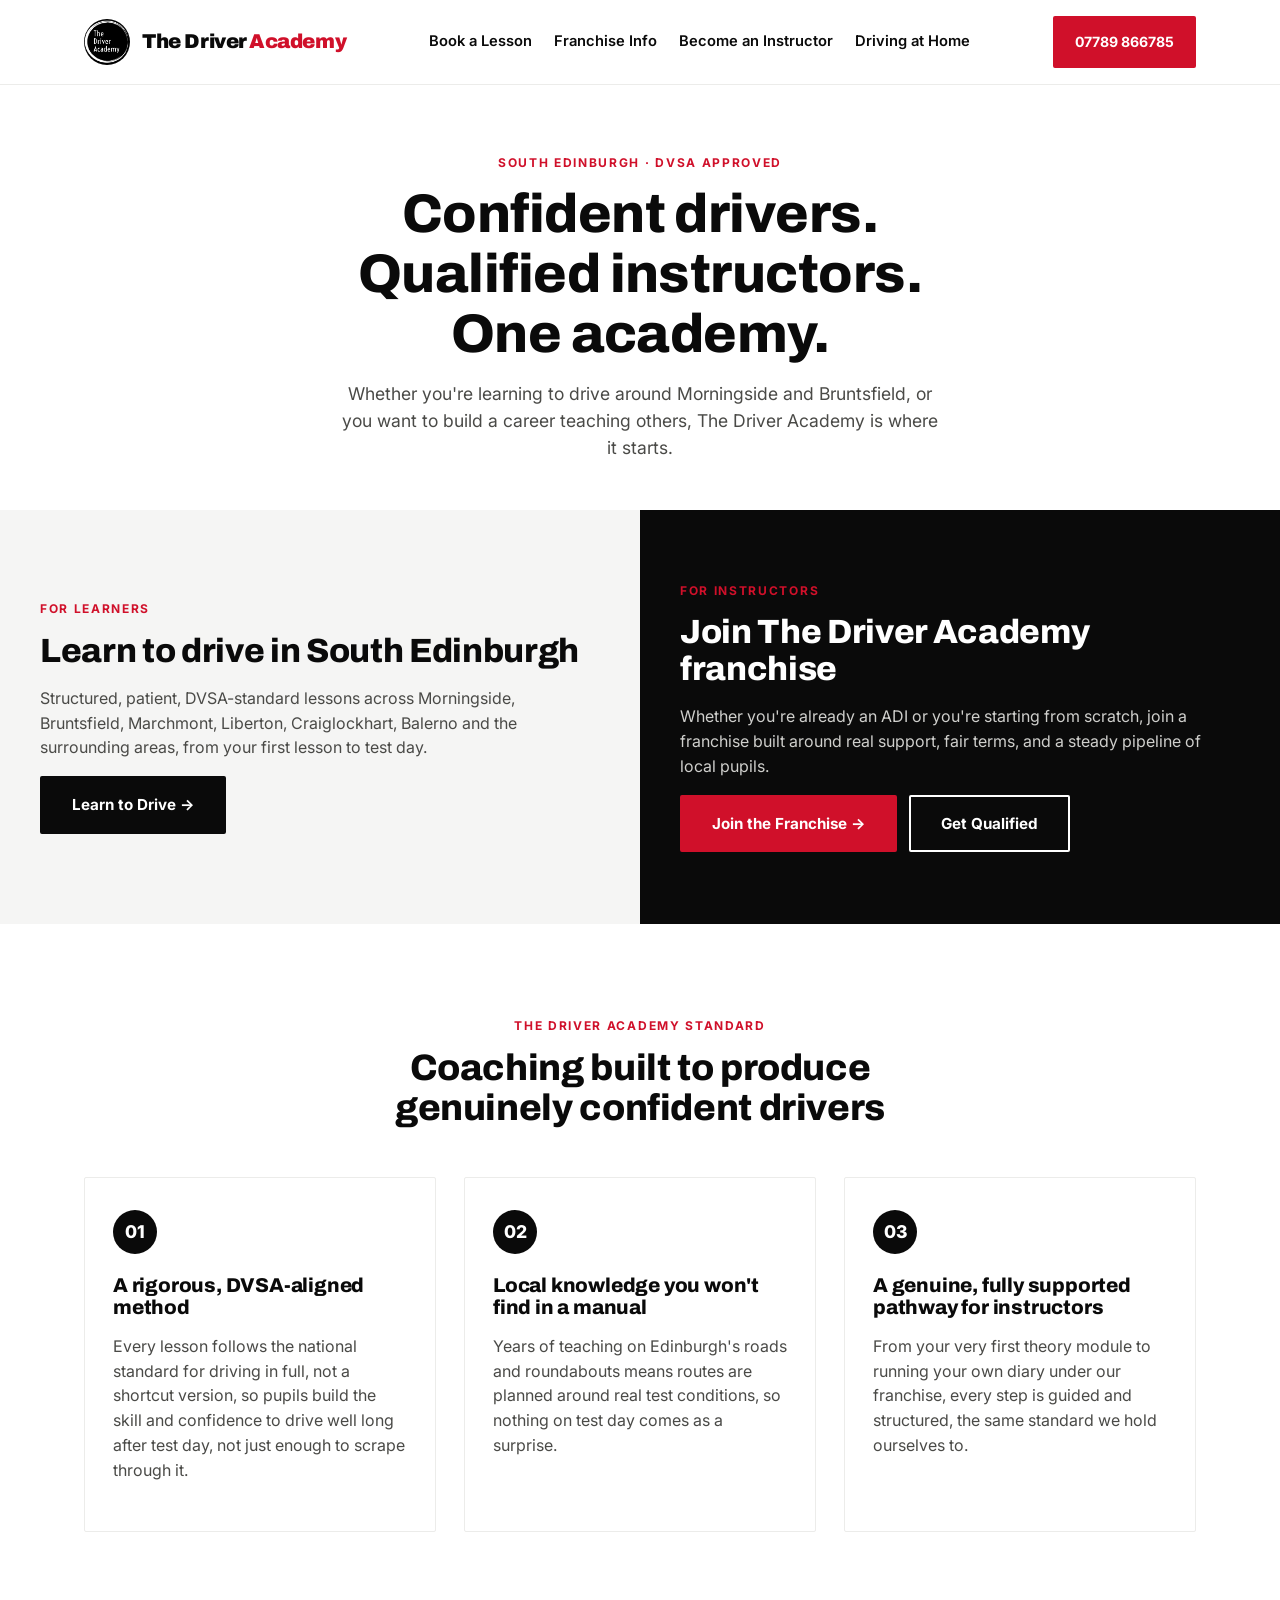
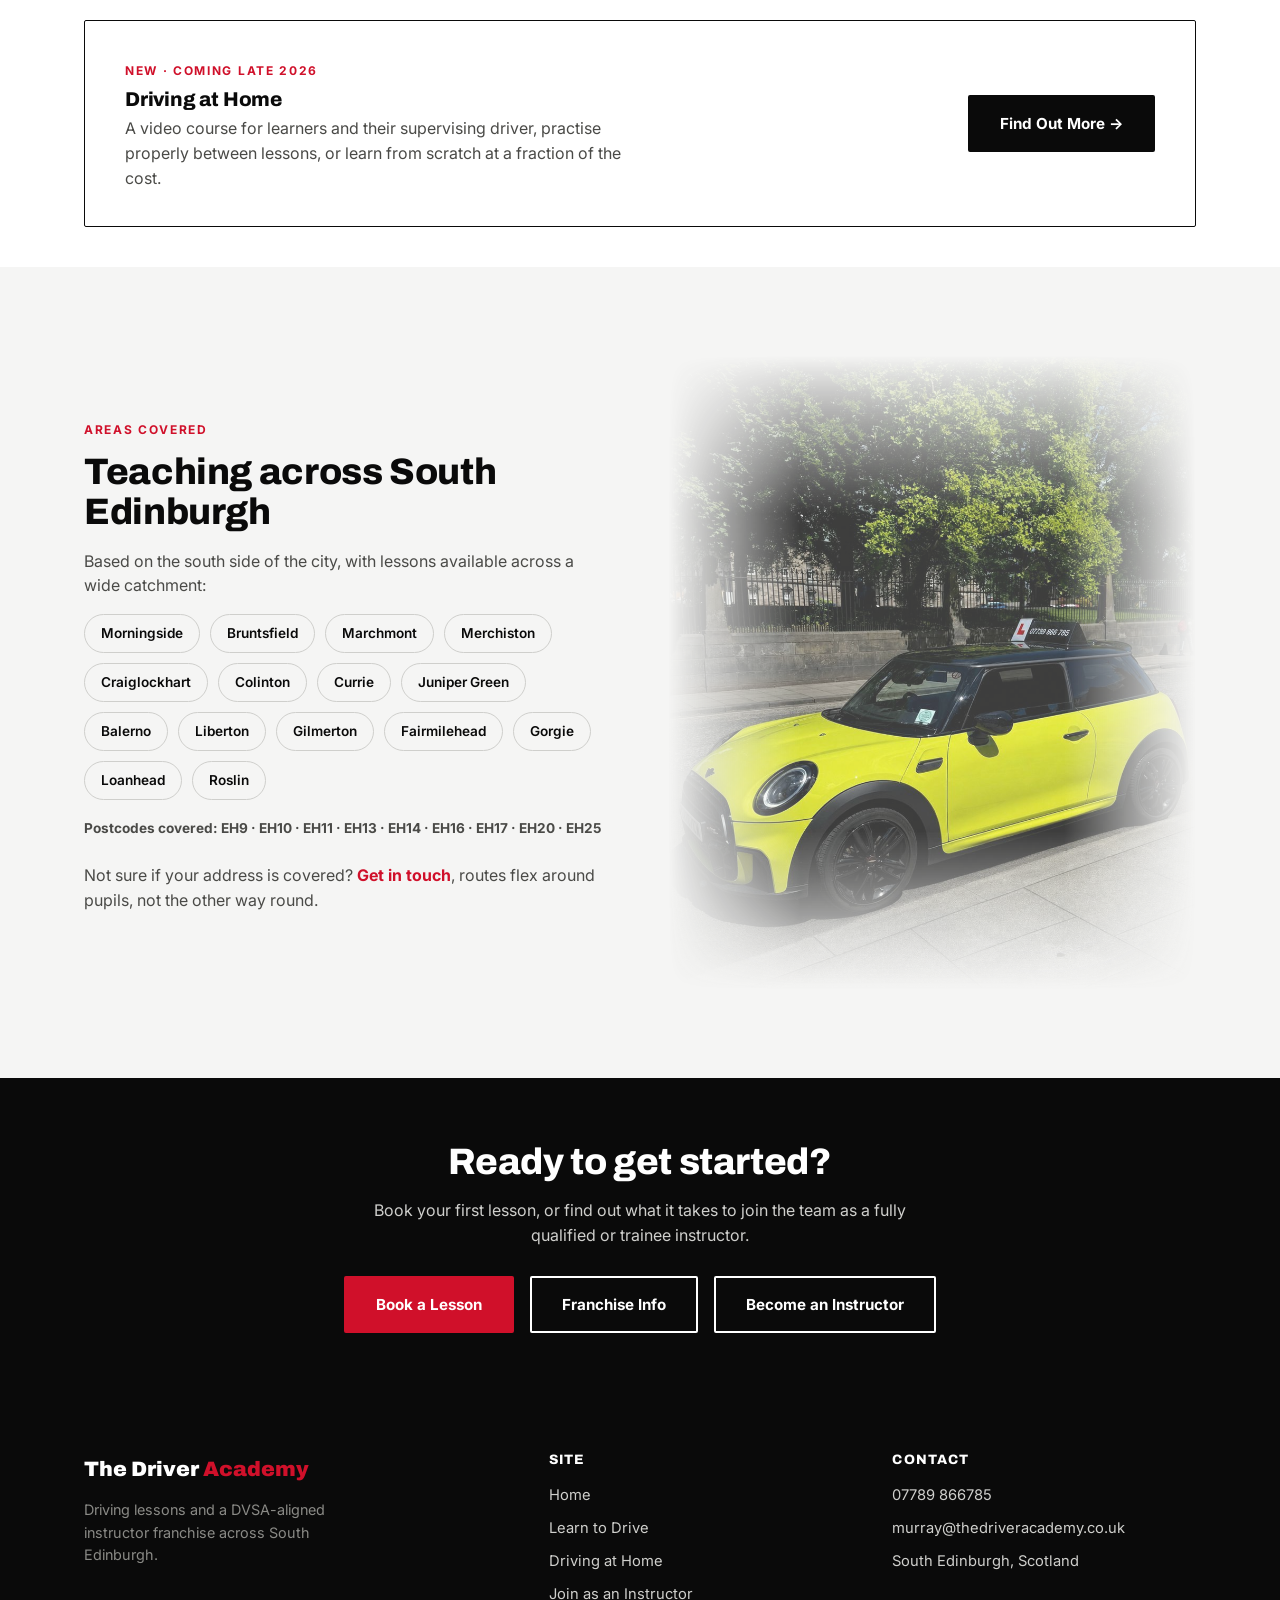
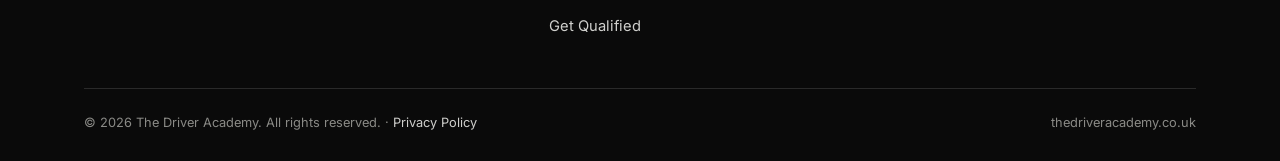
<file: index.html>
<!DOCTYPE html>
<html lang="en-GB">
<head>
<meta charset="UTF-8">
<title>The Driver Academy | Learn to Drive & Instructor Franchise in Edinburgh</title>
<meta name="viewport" content="width=device-width, initial-scale=1.0">
<meta name="description" content="The Driver Academy, driving lessons across South Edinburgh (Morningside, Bruntsfield, Marchmont, Liberton, Craiglockhart, Balerno) and a driving instructor franchise for qualified and trainee ADIs.">
<link rel="icon" href="assets/images/favicon.png" type="image/png">
<link rel="preconnect" href="https://fonts.googleapis.com">
<link href="https://fonts.googleapis.com/css2?family=Archivo:wght@800;900&family=Inter:wght@400;500;600;700;800&display=swap" rel="stylesheet">
<link rel="stylesheet" href="assets/css/style.css">
<meta property="og:title" content="The Driver Academy">
<meta property="og:description" content="Driving lessons in South Edinburgh and a driving instructor franchise, including full ADI training for new instructors.">
<meta property="og:type" content="website">
<meta property="og:url" content="https://www.thedriveracademy.co.uk">
</head>
<body>

<header class="site-header">
  <nav class="nav">
    <a href="index.html" style="display:flex;align-items:center;gap:12px;">
      <img src="assets/images/logo.png" alt="The Driver Academy logo" style="height:46px;width:46px;border-radius:50%;">
      <span class="logo">The Driver<span> Academy</span></span>
    </a>
    <div class="nav-links">
      <a href="learners.html#book">Book a Lesson</a>
      <a href="instructors.html">Franchise Info</a>
      <a href="instructors/get-qualified.html">Become an Instructor</a>
      <a href="learn-at-home.html">Driving at Home</a>
    </div>
    <div class="nav-cta">
      <a href="tel:07789866785" class="btn btn--primary">07789 866785</a>
    </div>
    <button class="nav-toggle" aria-label="Menu" aria-expanded="false">
      <span></span><span></span><span></span>
    </button>
  </nav>
</header>

<section class="hero">
  <div class="container hero-intro">
    <p class="eyebrow">South Edinburgh · DVSA Approved</p>
    <h1>Confident drivers. Qualified instructors. One academy.</h1>
    <p style="font-size:1.1rem;max-width:600px;margin:0 auto;">Whether you're learning to drive around Morningside and Bruntsfield, or you want to build a career teaching others, The Driver Academy is where it starts.</p>
  </div>

  <div class="split">
    <div class="split-panel split-panel--light">
      <span class="tag">For Learners</span>
      <h2>Learn to drive in South Edinburgh</h2>
      <p>Structured, patient, DVSA-standard lessons across Morningside, Bruntsfield, Marchmont, Liberton, Craiglockhart, Balerno and the surrounding areas, from your first lesson to test day.</p>
      <div>
        <a href="learners.html" class="btn btn--dark">Learn to Drive →</a>
      </div>
    </div>
    <div class="split-panel split-panel--dark">
      <span class="tag">For Instructors</span>
      <h2>Join The Driver Academy franchise</h2>
      <p>Whether you're already an ADI or you're starting from scratch, join a franchise built around real support, fair terms, and a steady pipeline of local pupils.</p>
      <div style="display:flex;gap:12px;flex-wrap:wrap;">
        <a href="instructors.html" class="btn btn--primary">Join the Franchise →</a>
        <a href="instructors/get-qualified.html" class="btn btn--outline-light">Get Qualified</a>
      </div>
    </div>
  </div>
</section>

<section class="section">
  <div class="container">
    <div class="section-head section-head--center">
      <p class="eyebrow">The Driver Academy Standard</p>
      <h2>Coaching built to produce genuinely confident drivers</h2>
    </div>
    <div class="grid grid--3">
      <div class="card">
        <div class="card-icon">01</div>
        <h3>A rigorous, DVSA-aligned method</h3>
        <p>Every lesson follows the national standard for driving in full, not a shortcut version, so pupils build the skill and confidence to drive well long after test day, not just enough to scrape through it.</p>
      </div>
      <div class="card">
        <div class="card-icon">02</div>
        <h3>Local knowledge you won't find in a manual</h3>
        <p>Years of teaching on Edinburgh's roads and roundabouts means routes are planned around real test conditions, so nothing on test day comes as a surprise.</p>
      </div>
      <div class="card">
        <div class="card-icon">03</div>
        <h3>A genuine, fully supported pathway for instructors</h3>
        <p>From your very first theory module to running your own diary under our franchise, every step is guided and structured, the same standard we hold ourselves to.</p>
      </div>
    </div>
  </div>
</section>

<section class="section" style="padding-top:0;padding-bottom:40px;">
  <div class="container">
    <div class="card" style="border-color:var(--black);padding:36px 40px;display:flex;justify-content:space-between;align-items:center;gap:24px;flex-wrap:wrap;">
      <div>
        <p class="eyebrow" style="margin-bottom:8px;">New · Coming Late 2026</p>
        <h3 style="margin-bottom:6px;">Driving at Home</h3>
        <p style="margin-bottom:0;max-width:520px;">A video course for learners and their supervising driver, practise properly between lessons, or learn from scratch at a fraction of the cost.</p>
      </div>
      <a href="learn-at-home.html" class="btn btn--dark" style="flex-shrink:0;">Find Out More →</a>
    </div>
  </div>
</section>

<section class="section section--off">
  <div class="container">
    <div class="grid grid--2" style="align-items:center;gap:56px;">
      <div>
        <p class="eyebrow">Areas Covered</p>
        <h2>Teaching across South Edinburgh</h2>
        <p>Based on the south side of the city, with lessons available across a wide catchment:</p>
        <div class="area-list">
          <span class="area-pill">Morningside</span>
          <span class="area-pill">Bruntsfield</span>
          <span class="area-pill">Marchmont</span>
          <span class="area-pill">Merchiston</span>
          <span class="area-pill">Craiglockhart</span>
          <span class="area-pill">Colinton</span>
          <span class="area-pill">Currie</span>
          <span class="area-pill">Juniper Green</span>
          <span class="area-pill">Balerno</span>
          <span class="area-pill">Liberton</span>
          <span class="area-pill">Gilmerton</span>
          <span class="area-pill">Fairmilehead</span>
          <span class="area-pill">Gorgie</span>
          <span class="area-pill">Loanhead</span>
          <span class="area-pill">Roslin</span>
        </div>
        <p style="margin-top:18px;font-size:0.85rem;font-weight:700;color:var(--grey-700);">Postcodes covered: EH9 &middot; EH10 &middot; EH11 &middot; EH13 &middot; EH14 &middot; EH16 &middot; EH17 &middot; EH20 &middot; EH25</p>
        <p style="margin-top:24px;">Not sure if your address is covered? <a href="learners.html#book" style="color:var(--red);font-weight:700;">Get in touch</a>, routes flex around pupils, not the other way round.</p>
      </div>
      <div class="card" style="padding:0;overflow:hidden;border:none;box-shadow:none;background:transparent;">
        <img src="assets/images/homepage-car.jpg" alt="The Driver Academy driving instructor car on an Edinburgh street" style="display:block;width:100%;height:100%;object-fit:cover;opacity:0.75;-webkit-mask-image:linear-gradient(to right, transparent 0%, black 25%, black 75%, transparent 100%),linear-gradient(to bottom, transparent 0%, black 25%, black 75%, transparent 100%);-webkit-mask-composite:source-in;mask-image:linear-gradient(to right, transparent 0%, black 25%, black 75%, transparent 100%),linear-gradient(to bottom, transparent 0%, black 25%, black 75%, transparent 100%);mask-composite:intersect;">
      </div>
    </div>
  </div>
</section>

<section class="cta-strip">
  <div class="container">
    <h2>Ready to get started?</h2>
    <p>Book your first lesson, or find out what it takes to join the team as a fully qualified or trainee instructor.</p>
    <div class="cta-buttons">
      <a href="learners.html#book" class="btn btn--primary">Book a Lesson</a>
      <a href="instructors.html" class="btn btn--outline-light">Franchise Info</a>
      <a href="instructors/get-qualified.html" class="btn btn--outline-light">Become an Instructor</a>
    </div>
  </div>
</section>

<footer class="site-footer">
  <div class="container">
    <div class="footer-grid">
      <div>
        <span class="footer-logo">The Driver<span> Academy</span></span>
        <p style="color:var(--grey-500);font-size:0.9rem;max-width:280px;">Driving lessons and a DVSA-aligned instructor franchise across South Edinburgh.</p>
      </div>
      <div>
        <h4>Site</h4>
        <ul>
          <li><a href="index.html">Home</a></li>
          <li><a href="learners.html">Learn to Drive</a></li>
          <li><a href="learn-at-home.html">Driving at Home</a></li>
          <li><a href="instructors.html">Join as an Instructor</a></li>
          <li><a href="instructors/get-qualified.html">Get Qualified</a></li>
        </ul>
      </div>
      <div>
        <h4>Contact</h4>
        <ul>
          <li><a href="tel:07789866785">07789 866785</a></li>
          <li><a href="mailto:murray@thedriveracademy.co.uk">murray@thedriveracademy.co.uk</a></li>
          <li>South Edinburgh, Scotland</li>
        </ul>
      </div>
    </div>
    <div class="footer-bottom">
      <span>© 2026 The Driver Academy. All rights reserved. · <a href="privacy.html" style="color:var(--grey-300);">Privacy Policy</a></span>
      <span>thedriveracademy.co.uk</span>
    </div>
  </div>
</footer>

<script src="assets/js/main.js"></script>
</body>
</html>
</file>
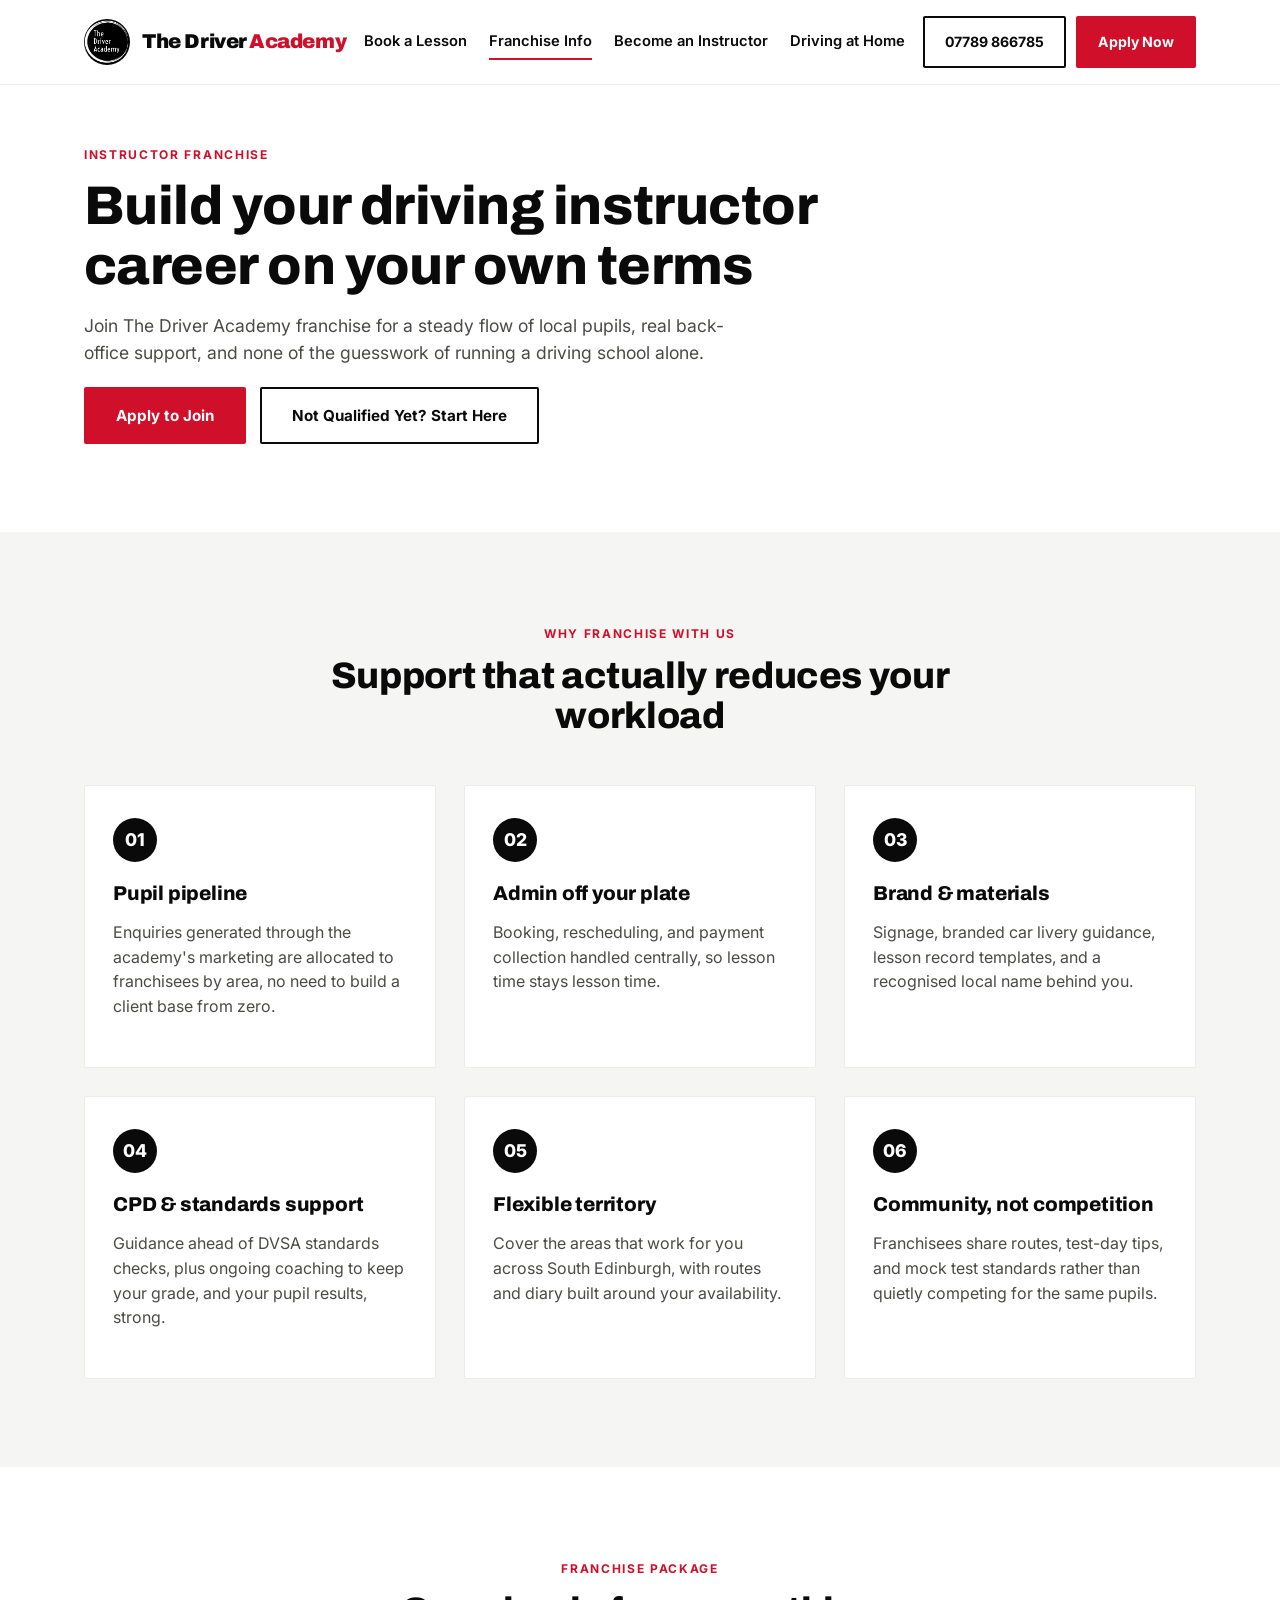
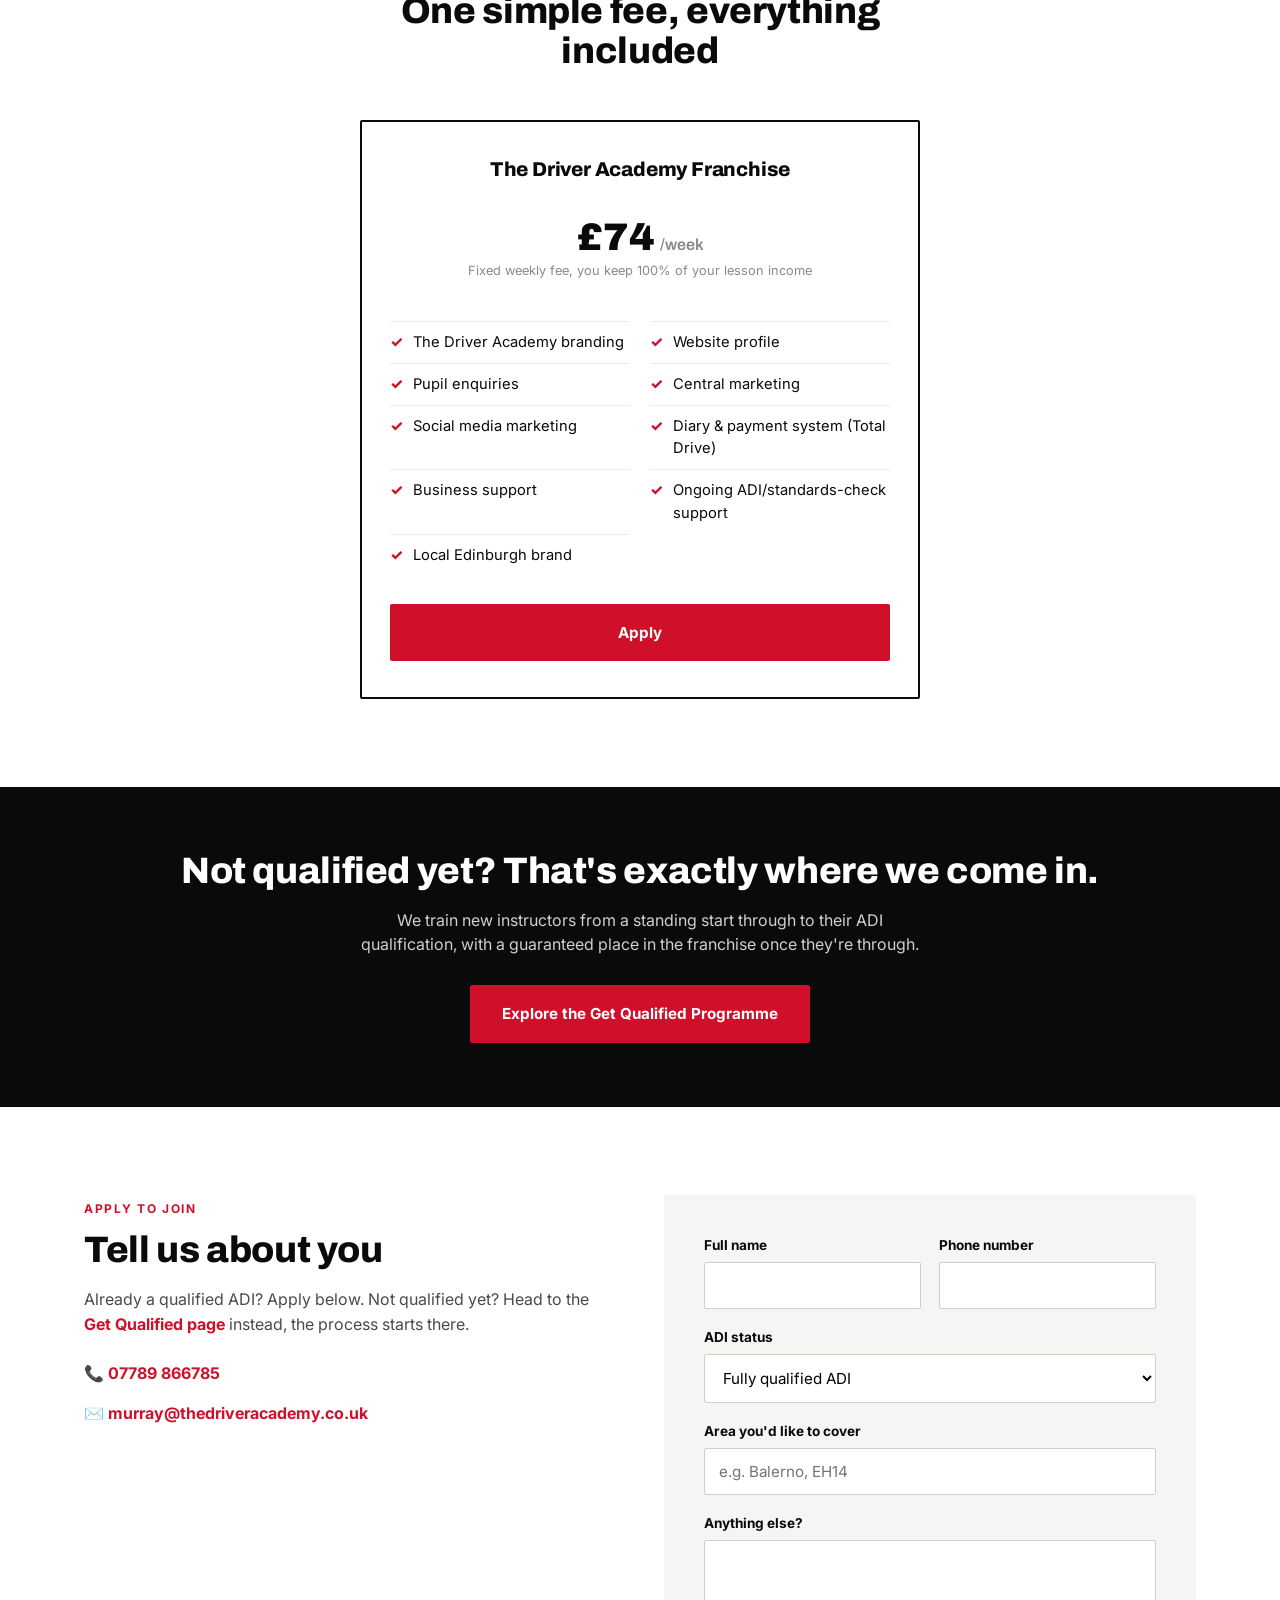
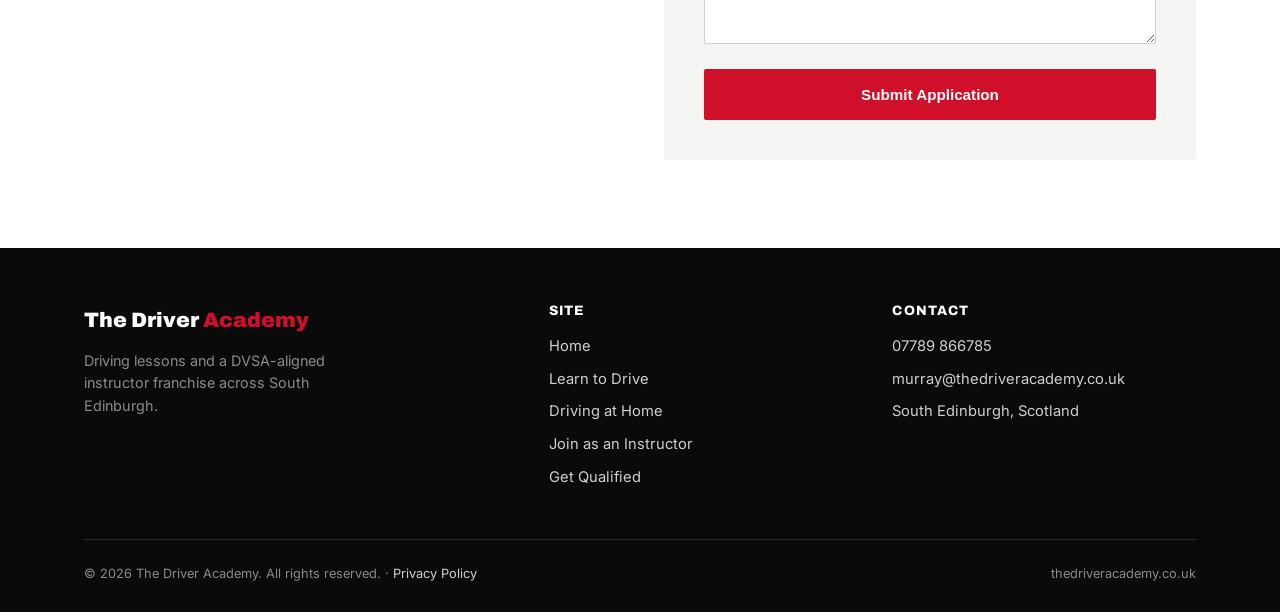
<file: instructors.html>
<!DOCTYPE html>
<html lang="en-GB">
<head>
<meta charset="UTF-8">
<title>Join Our Driving Instructor Franchise | The Driver Academy</title>
<meta name="viewport" content="width=device-width, initial-scale=1.0">
<meta name="description" content="Join The Driver Academy franchise as a qualified ADI, or start your journey as a trainee instructor. Fair terms, real support, steady pupil pipeline in Edinburgh.">
<link rel="icon" href="assets/images/favicon.png" type="image/png">
<link rel="preconnect" href="https://fonts.googleapis.com">
<link href="https://fonts.googleapis.com/css2?family=Archivo:wght@800;900&family=Inter:wght@400;500;600;700;800&display=swap" rel="stylesheet">
<link rel="stylesheet" href="assets/css/style.css">
</head>
<body>

<header class="site-header">
  <nav class="nav">
    <a href="index.html" style="display:flex;align-items:center;gap:12px;">
      <img src="assets/images/logo.png" alt="The Driver Academy logo" style="height:46px;width:46px;border-radius:50%;">
      <span class="logo">The Driver<span> Academy</span></span>
    </a>
    <div class="nav-links">
      <a href="learners.html#book">Book a Lesson</a>
      <a href="instructors.html">Franchise Info</a>
      <a href="instructors/get-qualified.html">Become an Instructor</a>
      <a href="learn-at-home.html">Driving at Home</a>
    </div>
    <div class="nav-cta">
      <a href="tel:07789866785" class="btn btn--outline">07789 866785</a>
      <a href="#apply" class="btn btn--primary">Apply Now</a>
    </div>
    <button class="nav-toggle" aria-label="Menu" aria-expanded="false">
      <span></span><span></span><span></span>
    </button>
  </nav>
</header>

<section class="section" style="padding-top:56px;">
  <div class="container">
    <p class="eyebrow">Instructor Franchise</p>
    <h1 style="max-width:780px;">Build your driving instructor career on your own terms</h1>
    <p style="font-size:1.1rem;max-width:640px;">Join The Driver Academy franchise for a steady flow of local pupils, real back-office support, and none of the guesswork of running a driving school alone.</p>
    <div style="display:flex;gap:14px;flex-wrap:wrap;margin-top:20px;">
      <a href="#apply" class="btn btn--primary">Apply to Join</a>
      <a href="instructors/get-qualified.html" class="btn btn--outline">Not Qualified Yet? Start Here</a>
    </div>
  </div>
</section>

<section class="section section--off">
  <div class="container">
    <div class="section-head section-head--center">
      <p class="eyebrow">Why Franchise With Us</p>
      <h2>Support that actually reduces your workload</h2>
    </div>
    <div class="grid grid--3">
      <div class="card">
        <div class="card-icon">01</div>
        <h3>Pupil pipeline</h3>
        <p>Enquiries generated through the academy's marketing are allocated to franchisees by area, no need to build a client base from zero.</p>
      </div>
      <div class="card">
        <div class="card-icon">02</div>
        <h3>Admin off your plate</h3>
        <p>Booking, rescheduling, and payment collection handled centrally, so lesson time stays lesson time.</p>
      </div>
      <div class="card">
        <div class="card-icon">03</div>
        <h3>Brand & materials</h3>
        <p>Signage, branded car livery guidance, lesson record templates, and a recognised local name behind you.</p>
      </div>
      <div class="card">
        <div class="card-icon">04</div>
        <h3>CPD & standards support</h3>
        <p>Guidance ahead of DVSA standards checks, plus ongoing coaching to keep your grade, and your pupil results, strong.</p>
      </div>
      <div class="card">
        <div class="card-icon">05</div>
        <h3>Flexible territory</h3>
        <p>Cover the areas that work for you across South Edinburgh, with routes and diary built around your availability.</p>
      </div>
      <div class="card">
        <div class="card-icon">06</div>
        <h3>Community, not competition</h3>
        <p>Franchisees share routes, test-day tips, and mock test standards rather than quietly competing for the same pupils.</p>
      </div>
    </div>
  </div>
</section>

<section class="section">
  <div class="container">
    <div class="section-head section-head--center">
      <p class="eyebrow">Franchise Package</p>
      <h2>One simple fee, everything included</h2>
    </div>
    <div class="price-card" style="max-width:560px;margin:0 auto;">
      <h3>The Driver Academy Franchise</h3>
      <div class="price-value">£74<span>/week</span></div>
      <p class="price-note">Fixed weekly fee, you keep 100% of your lesson income</p>
      <ul class="price-list" style="display:grid;grid-template-columns:1fr 1fr;gap:0 20px;">
        <li>The Driver Academy branding</li>
        <li>Website profile</li>
        <li>Pupil enquiries</li>
        <li>Central marketing</li>
        <li>Social media marketing</li>
        <li>Diary &amp; payment system (Total Drive)</li>
        <li>Business support</li>
        <li>Ongoing ADI/standards-check support</li>
        <li>Local Edinburgh brand</li>
      </ul>
      <a href="#apply" class="btn btn--primary btn--block">Apply</a>
    </div>
  </div>
</section>

<section class="cta-strip">
  <div class="container">
    <h2>Not qualified yet? That's exactly where we come in.</h2>
    <p>We train new instructors from a standing start through to their ADI qualification, with a guaranteed place in the franchise once they're through.</p>
    <div class="cta-buttons">
      <a href="instructors/get-qualified.html" class="btn btn--primary">Explore the Get Qualified Programme</a>
    </div>
  </div>
</section>

<section class="section" id="apply">
  <div class="container">
    <div class="grid grid--2" style="gap:48px;align-items:flex-start;">
      <div>
        <p class="eyebrow">Apply to Join</p>
        <h2>Tell us about you</h2>
        <p>Already a qualified ADI? Apply below. Not qualified yet? Head to the <a href="instructors/get-qualified.html" style="color:var(--red);font-weight:700;">Get Qualified page</a> instead, the process starts there.</p>
        <p style="font-weight:700;margin-top:24px;">📞 <a href="tel:07789866785" style="color:var(--red);">07789 866785</a></p>
        <p style="font-weight:700;">✉️ <a href="mailto:murray@thedriveracademy.co.uk" style="color:var(--red);">murray@thedriveracademy.co.uk</a></p>
      </div>
      <form class="form" data-form action="https://formspree.io/f/mnpqlzln" method="POST">
        <div class="form-row">
          <div class="field">
            <label for="iname">Full name</label>
            <input id="iname" name="name" type="text" required>
          </div>
          <div class="field">
            <label for="iphone">Phone number</label>
            <input id="iphone" name="phone" type="tel" required>
          </div>
        </div>
        <div class="field">
          <label for="adi">ADI status</label>
          <select id="adi" name="adi_status">
            <option>Fully qualified ADI</option>
            <option>PDI / trainee licence holder</option>
            <option>Not yet qualified</option>
          </select>
        </div>
        <div class="field">
          <label for="ipostcode">Area you'd like to cover</label>
          <input id="ipostcode" name="area" type="text" placeholder="e.g. Balerno, EH14">
        </div>
        <div class="field">
          <label for="imessage">Anything else?</label>
          <textarea id="imessage" name="message" rows="4"></textarea>
        </div>
        <button type="submit" class="btn btn--primary btn--block">Submit Application</button>
        <p class="form-success" style="display:none;color:var(--red);font-weight:700;margin-top:14px;">Thanks, your application has been noted. We'll be in touch shortly.</p>
      </form>
    </div>
  </div>
</section>

<footer class="site-footer">
  <div class="container">
    <div class="footer-grid">
      <div>
        <span class="footer-logo">The Driver<span> Academy</span></span>
        <p style="color:var(--grey-500);font-size:0.9rem;max-width:280px;">Driving lessons and a DVSA-aligned instructor franchise across South Edinburgh.</p>
      </div>
      <div>
        <h4>Site</h4>
        <ul>
          <li><a href="index.html">Home</a></li>
          <li><a href="learners.html">Learn to Drive</a></li>
          <li><a href="learn-at-home.html">Driving at Home</a></li>
          <li><a href="instructors.html">Join as an Instructor</a></li>
          <li><a href="instructors/get-qualified.html">Get Qualified</a></li>
        </ul>
      </div>
      <div>
        <h4>Contact</h4>
        <ul>
          <li><a href="tel:07789866785">07789 866785</a></li>
          <li><a href="mailto:murray@thedriveracademy.co.uk">murray@thedriveracademy.co.uk</a></li>
          <li>South Edinburgh, Scotland</li>
        </ul>
      </div>
    </div>
    <div class="footer-bottom">
      <span>© 2026 The Driver Academy. All rights reserved. · <a href="privacy.html" style="color:var(--grey-300);">Privacy Policy</a></span>
      <span>thedriveracademy.co.uk</span>
    </div>
  </div>
</footer>

<script src="assets/js/main.js"></script>
</body>
</html>
</file>
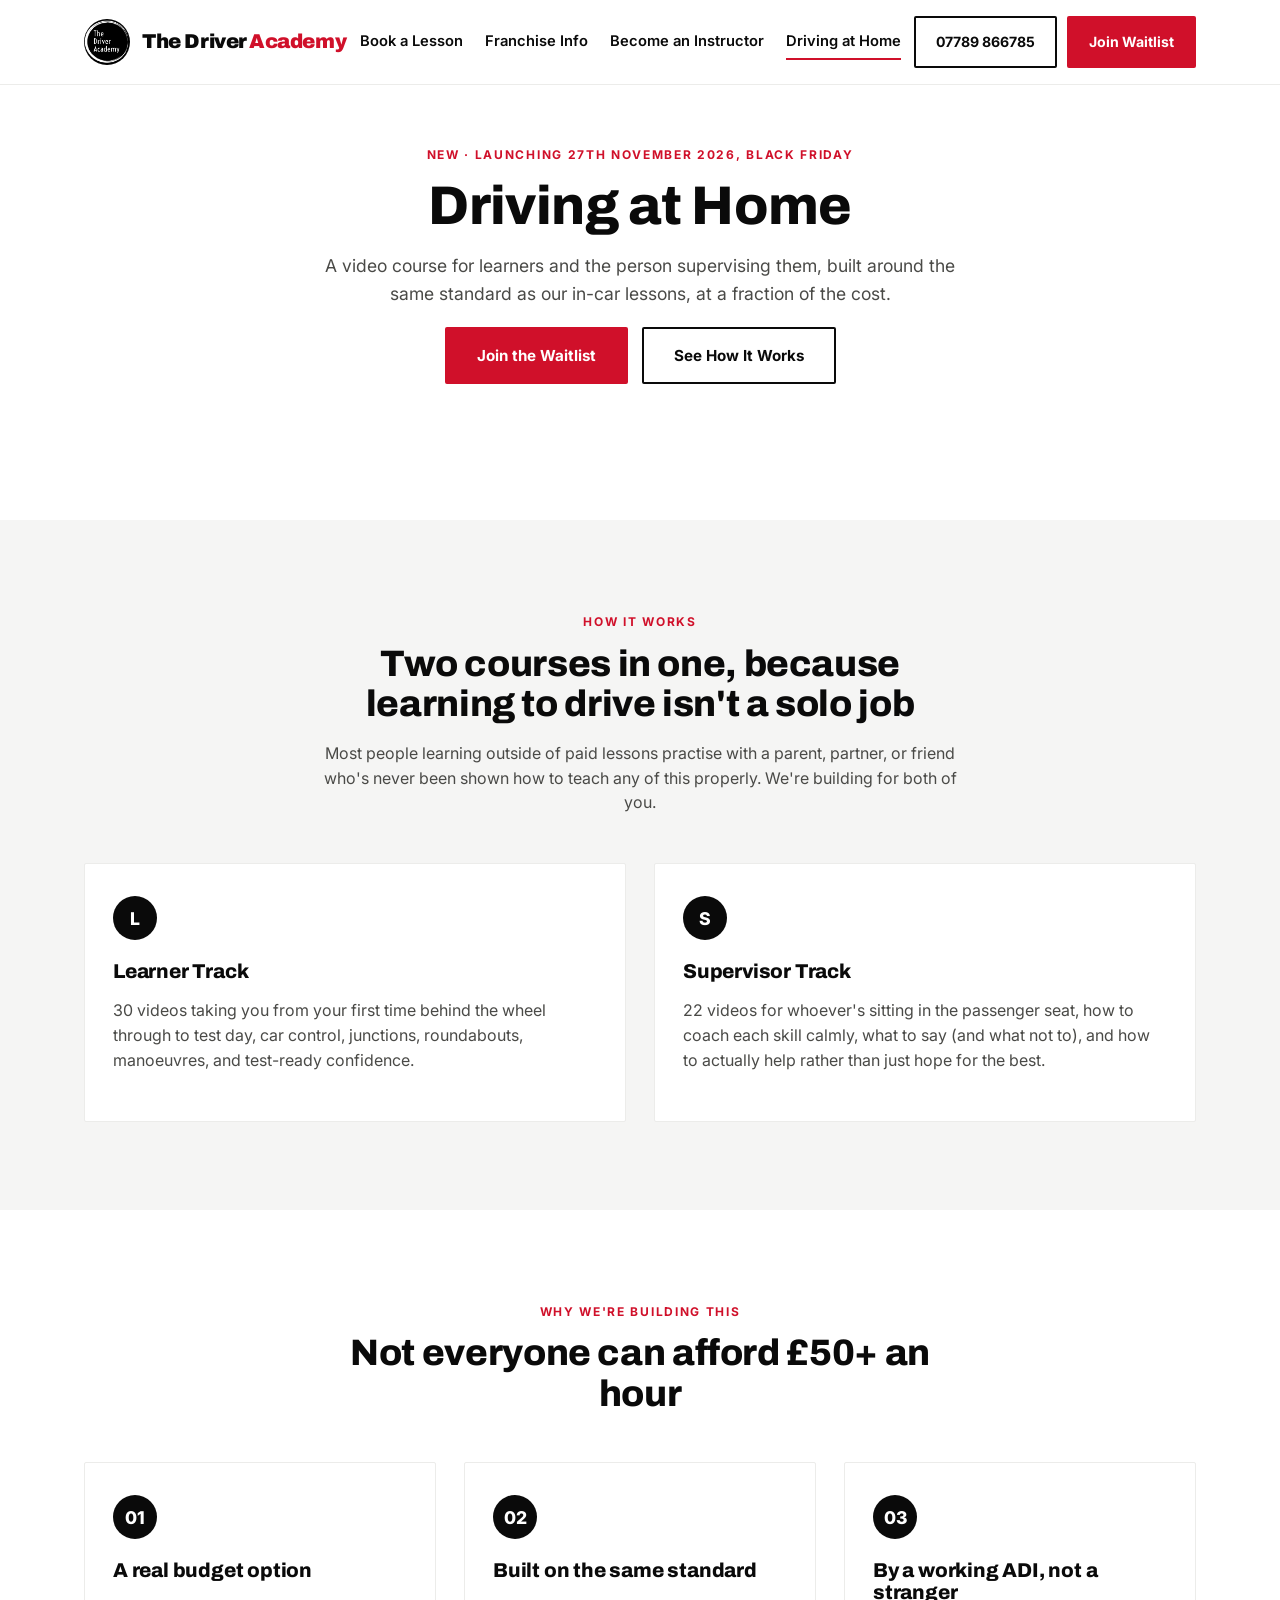
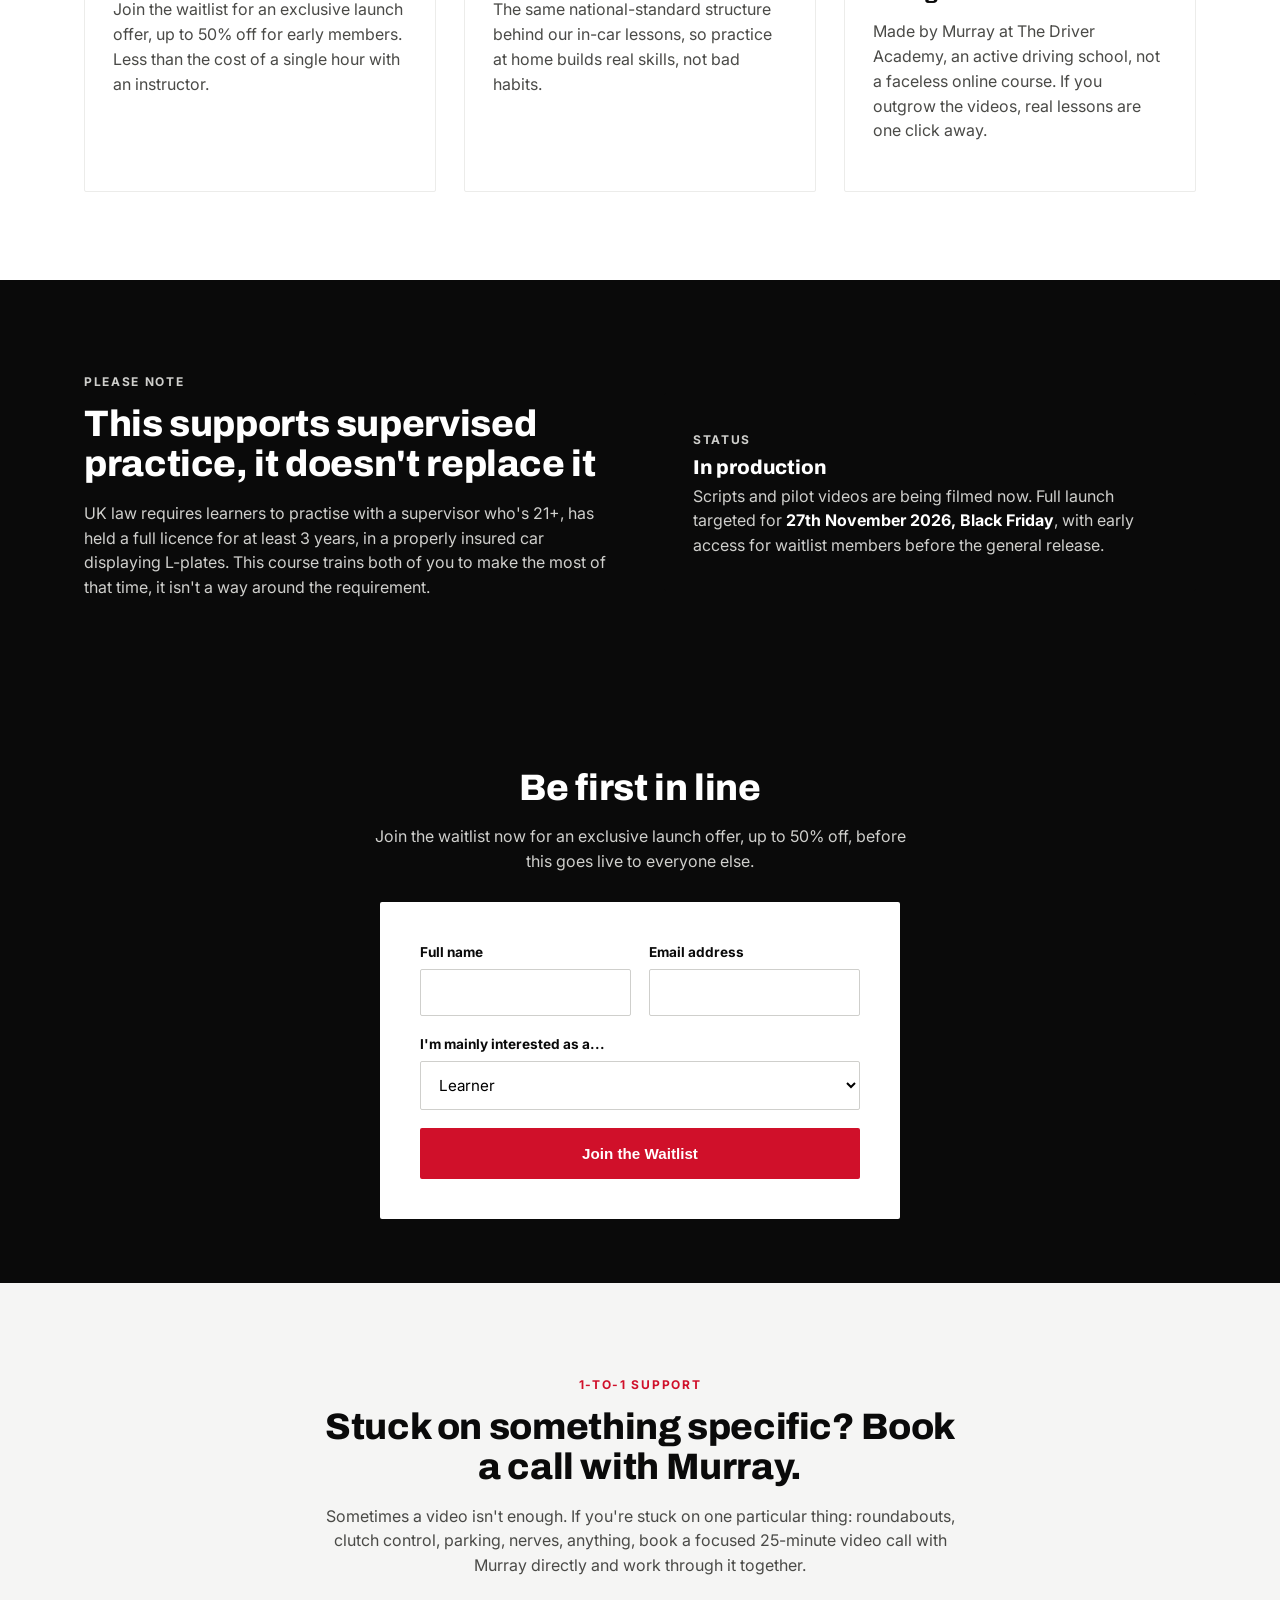
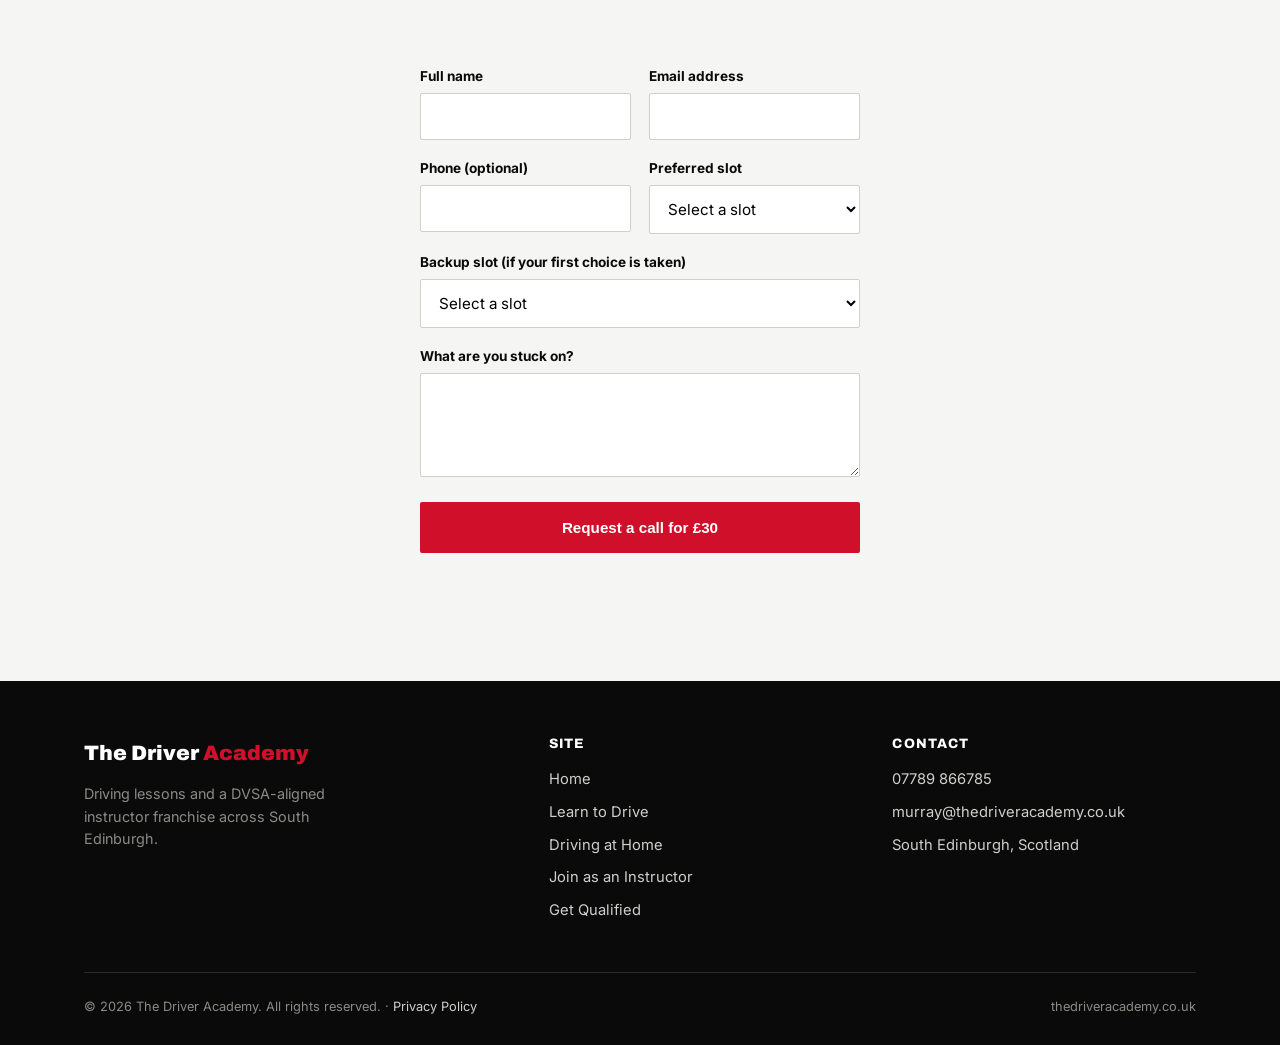
<file: learn-at-home.html>
<!DOCTYPE html>
<html lang="en-GB">
<head>
<meta charset="UTF-8">
<title>Driving at Home: Launching 27th November 2026 | The Driver Academy</title>
<meta name="viewport" content="width=device-width, initial-scale=1.0">
<meta name="description" content="A video course for learners and their supervising driver. Join the waitlist now for an exclusive launch offer, up to 50% off. Launching 27th November 2026 (Black Friday) from The Driver Academy.">
<link rel="icon" href="assets/images/favicon.png" type="image/png">
<link rel="preconnect" href="https://fonts.googleapis.com">
<link href="https://fonts.googleapis.com/css2?family=Archivo:wght@800;900&family=Inter:wght@400;500;600;700;800&display=swap" rel="stylesheet">
<link rel="stylesheet" href="assets/css/style.css">
</head>
<body>

<header class="site-header">
  <nav class="nav">
    <a href="index.html" style="display:flex;align-items:center;gap:12px;">
      <img src="assets/images/logo.png" alt="The Driver Academy logo" style="height:46px;width:46px;border-radius:50%;">
      <span class="logo">The Driver<span> Academy</span></span>
    </a>
    <div class="nav-links">
      <a href="learners.html#book">Book a Lesson</a>
      <a href="instructors.html">Franchise Info</a>
      <a href="instructors/get-qualified.html">Become an Instructor</a>
      <a href="learn-at-home.html">Driving at Home</a>
    </div>
    <div class="nav-cta">
      <a href="tel:07789866785" class="btn btn--outline">07789 866785</a>
      <a href="#waitlist" class="btn btn--primary">Join Waitlist</a>
    </div>
    <button class="nav-toggle" aria-label="Menu" aria-expanded="false">
      <span></span><span></span><span></span>
    </button>
  </nav>
</header>

<section class="section" style="padding-top:56px;">
  <div class="container hero-intro">
    <p class="eyebrow">New · Launching 27th November 2026, Black Friday</p>
    <h1>Driving at Home</h1>
    <p style="font-size:1.1rem;max-width:640px;margin:0 auto;">A video course for learners and the person supervising them, built around the same standard as our in-car lessons, at a fraction of the cost.</p>
    <div style="display:flex;gap:14px;flex-wrap:wrap;margin-top:20px;justify-content:center;">
      <a href="#waitlist" class="btn btn--primary">Join the Waitlist</a>
      <a href="#how-it-works" class="btn btn--outline">See How It Works</a>
    </div>
  </div>
</section>

<section class="section section--off" id="how-it-works">
  <div class="container">
    <div class="section-head section-head--center">
      <p class="eyebrow">How It Works</p>
      <h2>Two courses in one, because learning to drive isn't a solo job</h2>
      <p>Most people learning outside of paid lessons practise with a parent, partner, or friend who's never been shown how to teach any of this properly. We're building for both of you.</p>
    </div>
    <div class="grid grid--2">
      <div class="card">
        <div class="card-icon">L</div>
        <h3>Learner Track</h3>
        <p>30 videos taking you from your first time behind the wheel through to test day, car control, junctions, roundabouts, manoeuvres, and test-ready confidence.</p>
      </div>
      <div class="card">
        <div class="card-icon">S</div>
        <h3>Supervisor Track</h3>
        <p>22 videos for whoever's sitting in the passenger seat, how to coach each skill calmly, what to say (and what not to), and how to actually help rather than just hope for the best.</p>
      </div>
    </div>
  </div>
</section>

<section class="section">
  <div class="container">
    <div class="section-head section-head--center">
      <p class="eyebrow">Why We're Building This</p>
      <h2>Not everyone can afford £50+ an hour</h2>
    </div>
    <div class="grid grid--3">
      <div class="card">
        <div class="card-icon">01</div>
        <h3>A real budget option</h3>
        <p>Join the waitlist for an exclusive launch offer, up to 50% off for early members. Less than the cost of a single hour with an instructor.</p>
      </div>
      <div class="card">
        <div class="card-icon">02</div>
        <h3>Built on the same standard</h3>
        <p>The same national-standard structure behind our in-car lessons, so practice at home builds real skills, not bad habits.</p>
      </div>
      <div class="card">
        <div class="card-icon">03</div>
        <h3>By a working ADI, not a stranger</h3>
        <p>Made by Murray at The Driver Academy, an active driving school, not a faceless online course. If you outgrow the videos, real lessons are one click away.</p>
      </div>
    </div>
  </div>
</section>

<section class="section section--dark">
  <div class="container">
    <div class="grid grid--2" style="align-items:center;gap:48px;">
      <div>
        <p class="eyebrow">Please Note</p>
        <h2>This supports supervised practice, it doesn't replace it</h2>
        <p>UK law requires learners to practise with a supervisor who's 21+, has held a full licence for at least 3 years, in a properly insured car displaying L-plates. This course trains both of you to make the most of that time, it isn't a way around the requirement.</p>
      </div>
      <div class="card card--dark">
        <p class="eyebrow" style="margin-bottom:6px;">Status</p>
        <h3 style="margin-bottom:6px;">In production</h3>
        <p style="margin-bottom:0;">Scripts and pilot videos are being filmed now. Full launch targeted for <strong style="color:var(--white);">27th November 2026, Black Friday</strong>, with early access for waitlist members before the general release.</p>
      </div>
    </div>
  </div>
</section>

<section class="cta-strip" id="waitlist">
  <div class="container">
    <h2>Be first in line</h2>
    <p>Join the waitlist now for an exclusive launch offer, up to 50% off, before this goes live to everyone else.</p>
    <form class="form" data-form action="https://formspree.io/f/mnpqlzln" method="POST" style="max-width:520px;margin:28px auto 0;text-align:left;background:var(--white);color:var(--black);">
      <div class="form-row">
        <div class="field">
          <label for="wname">Full name</label>
          <input id="wname" name="name" type="text" required>
        </div>
        <div class="field">
          <label for="wemail">Email address</label>
          <input id="wemail" name="email" type="email" required>
        </div>
      </div>
      <div class="field">
        <label for="wrole">I'm mainly interested as a...</label>
        <select id="wrole" name="role">
          <option>Learner</option>
          <option>Supervisor / parent</option>
          <option>Both</option>
        </select>
      </div>
      <button type="submit" class="btn btn--primary btn--block">Join the Waitlist</button>
      <p class="form-success" style="display:none;color:var(--red);font-weight:700;margin-top:14px;">Thanks, you're on the list. We'll email you as launch gets closer.</p>
    </form>
  </div>
</section>

<section class="section section--off">
  <div class="container">
    <div class="section-head section-head--center">
      <p class="eyebrow">1-to-1 Support</p>
      <h2>Stuck on something specific? Book a call with Murray.</h2>
      <p>Sometimes a video isn't enough. If you're stuck on one particular thing: roundabouts, clutch control, parking, nerves, anything, book a focused 25-minute video call with Murray directly and work through it together.</p>
    </div>
    <form class="form" data-form action="https://formspree.io/f/mnpqlzln" method="POST" style="max-width:520px;margin:28px auto 0;text-align:left;">
      <input type="hidden" name="_subject" value="New Driving at Home Call Booking Request">
      <div class="form-row">
        <div class="field">
          <label for="cname">Full name</label>
          <input id="cname" name="name" type="text" required>
        </div>
        <div class="field">
          <label for="cemail">Email address</label>
          <input id="cemail" name="email" type="email" required>
        </div>
      </div>
      <div class="form-row">
        <div class="field">
          <label for="cphone">Phone (optional)</label>
          <input id="cphone" name="phone" type="tel">
        </div>
        <div class="field">
          <label for="cslot1">Preferred slot</label>
          <select id="cslot1" name="preferred_slot" required>
            <option value="">Select a slot</option>
            <option>Monday 3:00pm</option>
            <option>Monday 3:30pm</option>
            <option>Monday 4:00pm</option>
            <option>Wednesday 3:00pm</option>
            <option>Wednesday 3:30pm</option>
            <option>Wednesday 4:00pm</option>
            <option>Friday 12:30pm</option>
            <option>Friday 1:00pm</option>
            <option>Friday 1:30pm</option>
          </select>
        </div>
      </div>
      <div class="field">
        <label for="cslot2">Backup slot (if your first choice is taken)</label>
        <select id="cslot2" name="backup_slot">
          <option value="">Select a slot</option>
          <option>Monday 3:00pm</option>
          <option>Monday 3:30pm</option>
          <option>Monday 4:00pm</option>
          <option>Wednesday 3:00pm</option>
          <option>Wednesday 3:30pm</option>
          <option>Wednesday 4:00pm</option>
          <option>Friday 12:30pm</option>
          <option>Friday 1:00pm</option>
          <option>Friday 1:30pm</option>
        </select>
      </div>
      <div class="field">
        <label for="cnotes">What are you stuck on?</label>
        <textarea id="cnotes" name="stuck_on" rows="4" required></textarea>
      </div>
      <button type="submit" class="btn btn--primary btn--block">Request a call for £30</button>
      <p class="form-success" style="display:none;color:var(--red);font-weight:700;margin-top:14px;">Thanks, Murray will confirm your slot and send payment details by email shortly.</p>
    </form>
  </div>
</section>

<footer class="site-footer">
  <div class="container">
    <div class="footer-grid">
      <div>
        <span class="footer-logo">The Driver<span> Academy</span></span>
        <p style="color:var(--grey-500);font-size:0.9rem;max-width:280px;">Driving lessons and a DVSA-aligned instructor franchise across South Edinburgh.</p>
      </div>
      <div>
        <h4>Site</h4>
        <ul>
          <li><a href="index.html">Home</a></li>
          <li><a href="learners.html">Learn to Drive</a></li>
          <li><a href="learn-at-home.html">Driving at Home</a></li>
          <li><a href="instructors.html">Join as an Instructor</a></li>
          <li><a href="instructors/get-qualified.html">Get Qualified</a></li>
        </ul>
      </div>
      <div>
        <h4>Contact</h4>
        <ul>
          <li><a href="tel:07789866785">07789 866785</a></li>
          <li><a href="mailto:murray@thedriveracademy.co.uk">murray@thedriveracademy.co.uk</a></li>
          <li>South Edinburgh, Scotland</li>
        </ul>
      </div>
    </div>
    <div class="footer-bottom">
      <span>© 2026 The Driver Academy. All rights reserved. · <a href="privacy.html" style="color:var(--grey-300);">Privacy Policy</a></span>
      <span>thedriveracademy.co.uk</span>
    </div>
  </div>
</footer>

<script src="assets/js/main.js"></script>
</body>
</html>
</file>
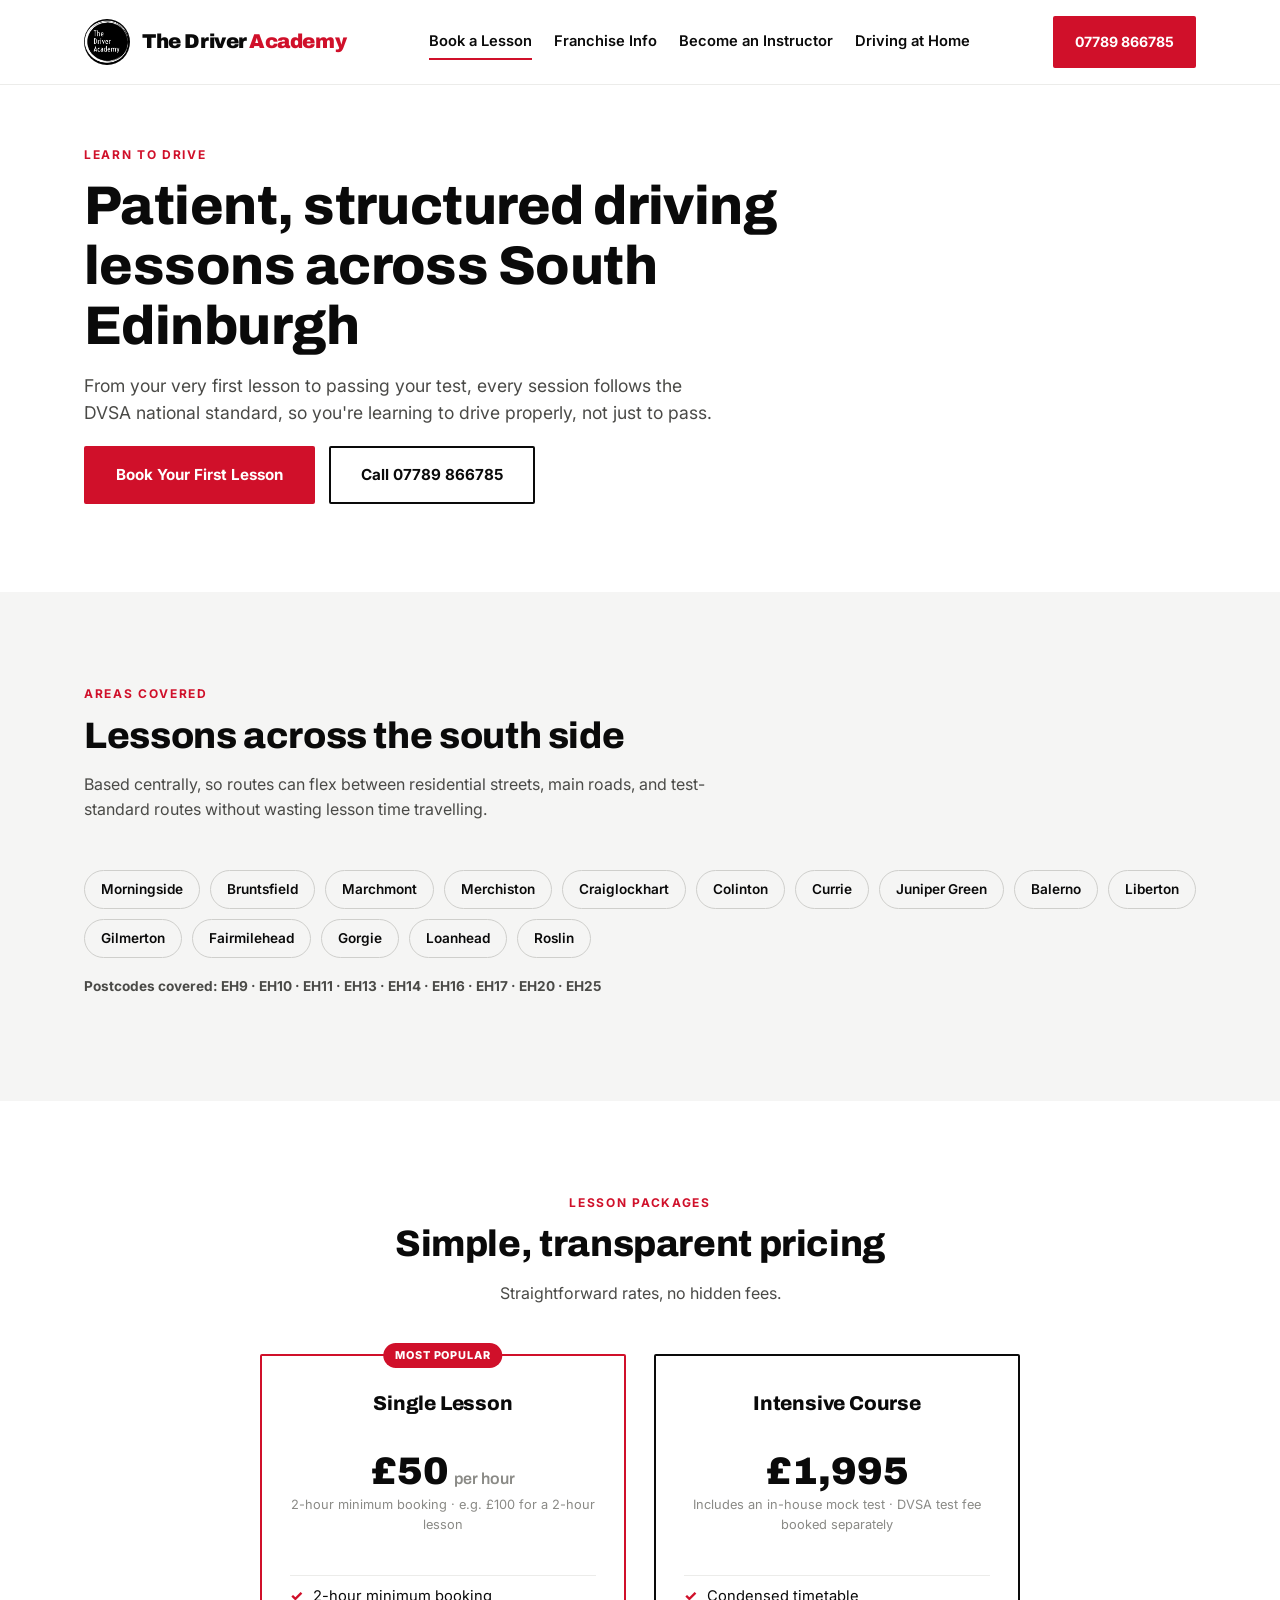
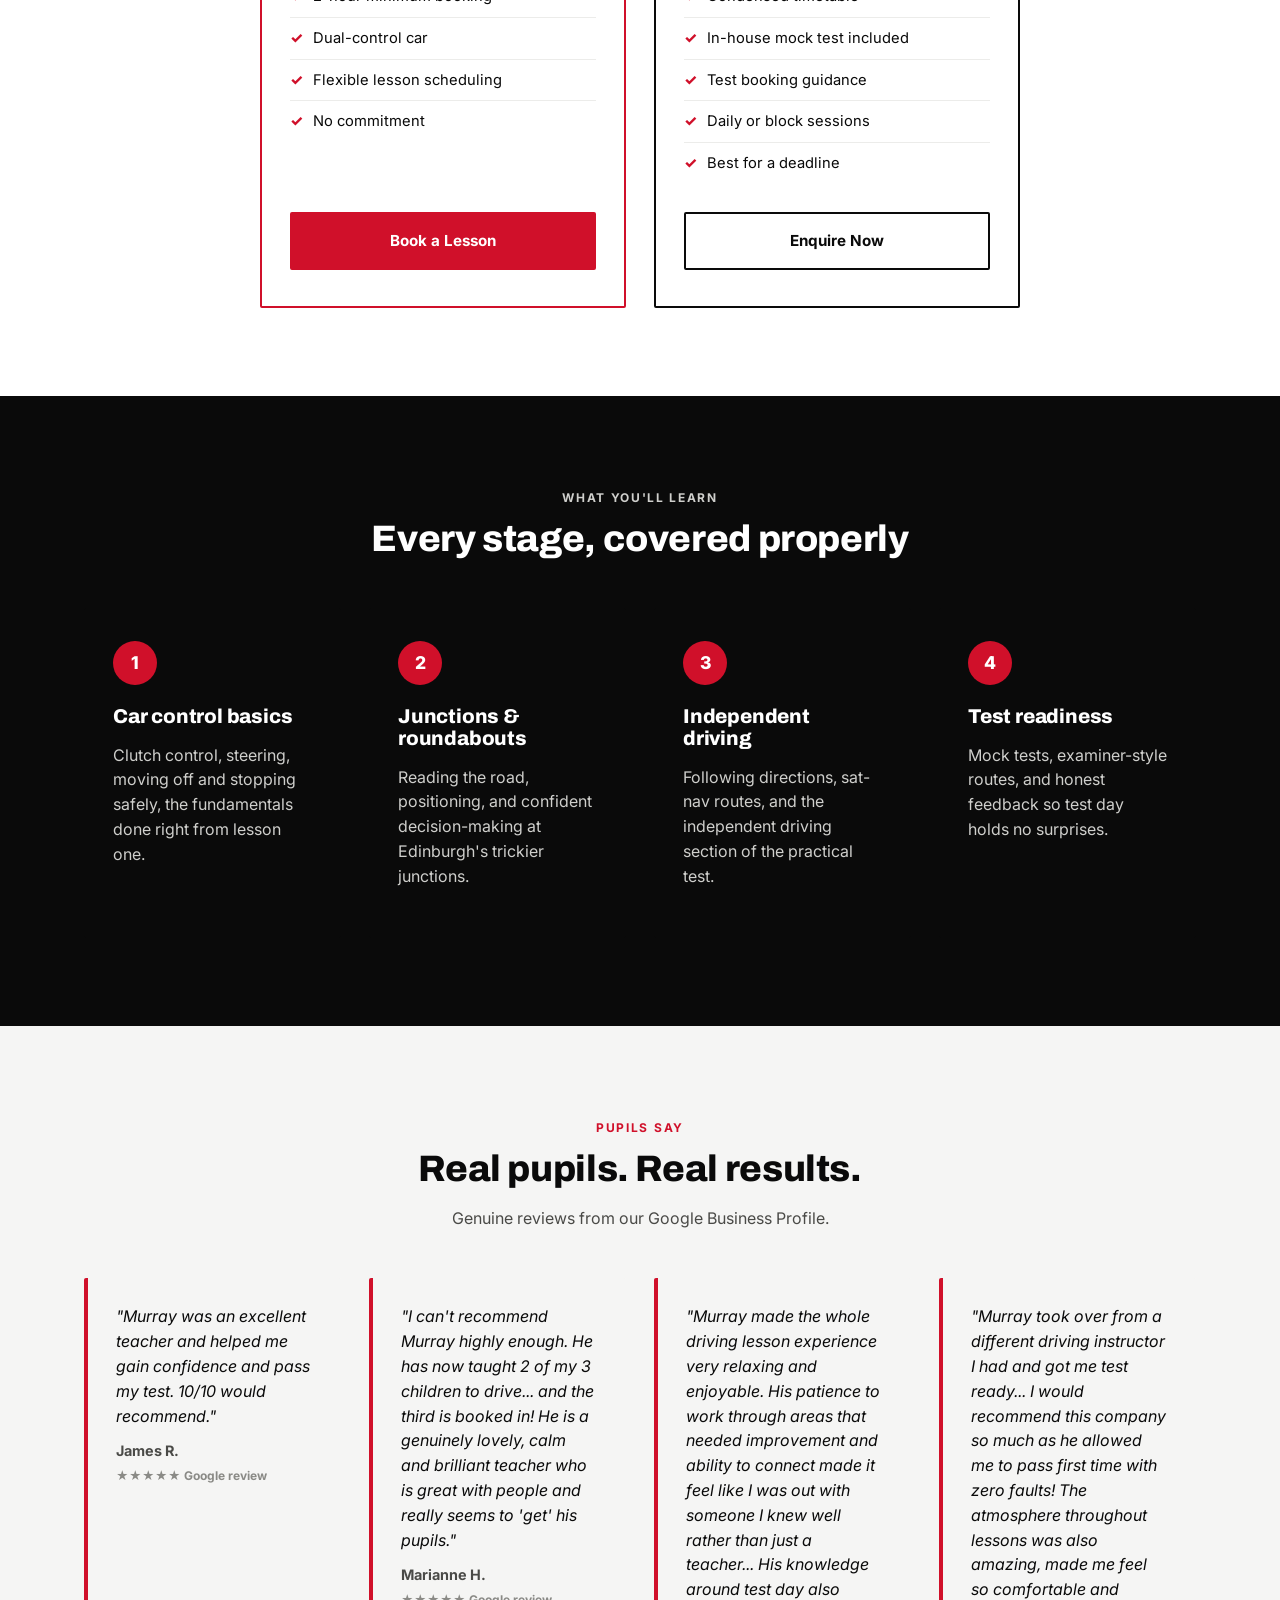
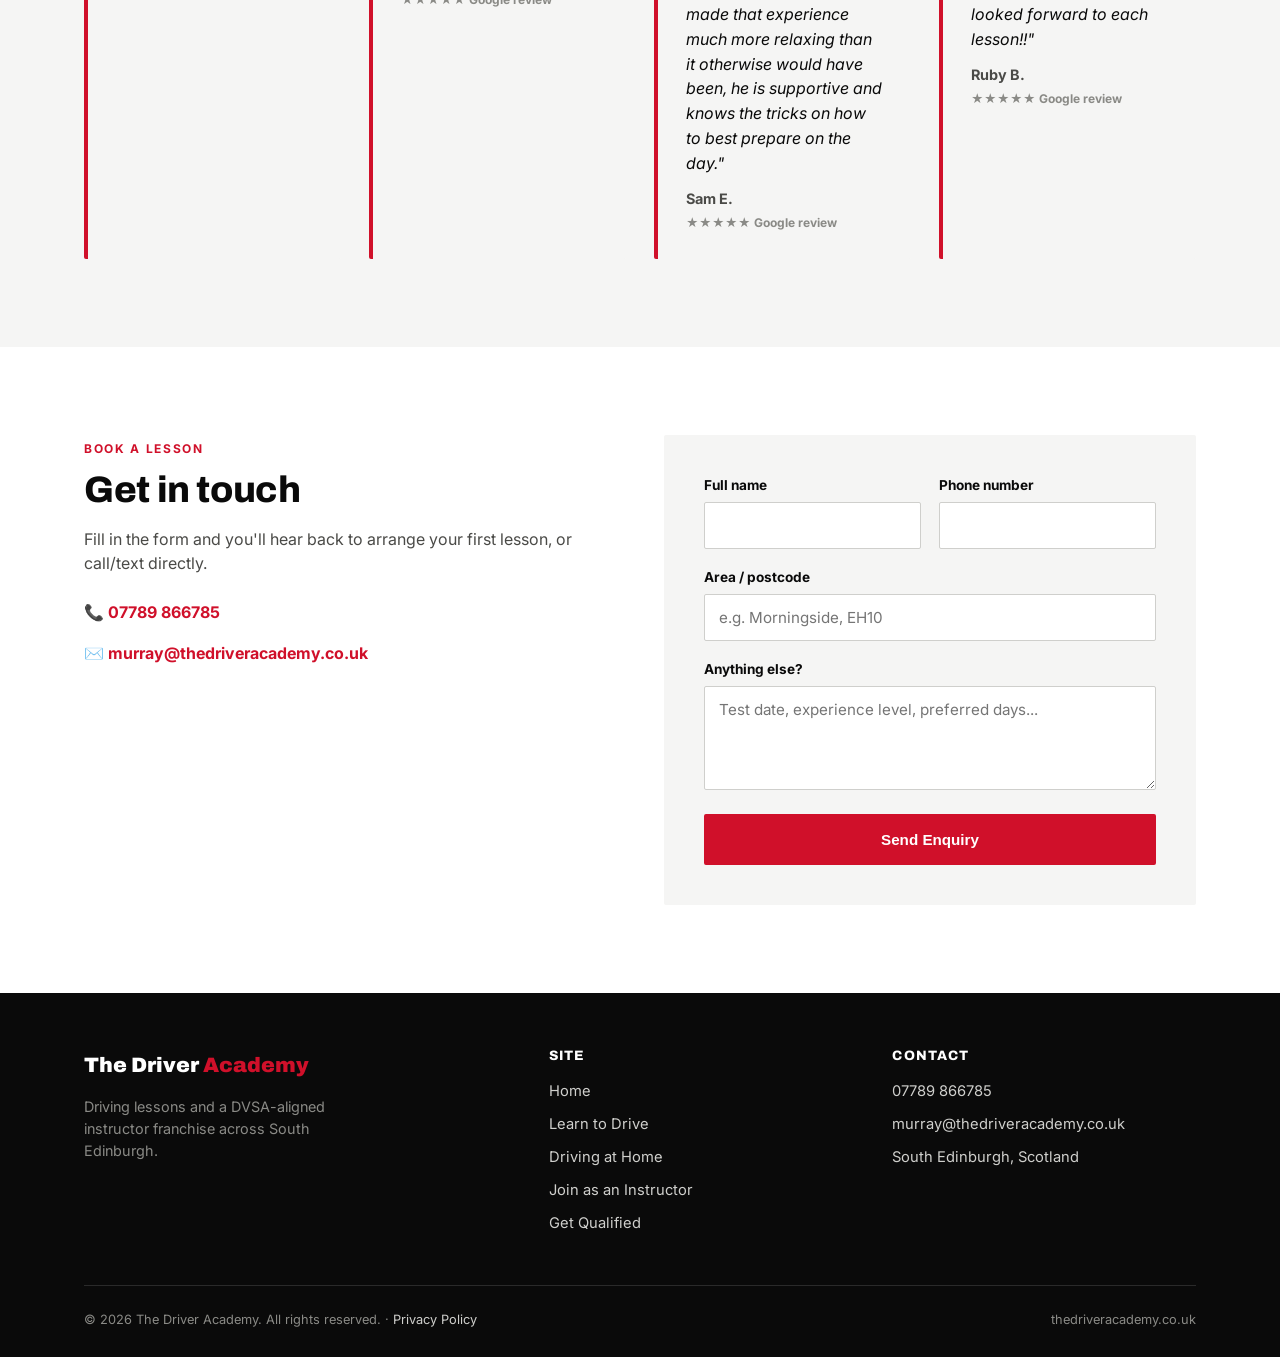
<file: learners.html>
<!DOCTYPE html>
<html lang="en-GB">
<head>
<meta charset="UTF-8">
<title>Learn to Drive in South Edinburgh | The Driver Academy</title>
<meta name="viewport" content="width=device-width, initial-scale=1.0">
<meta name="description" content="Driving lessons in Morningside, Bruntsfield, Marchmont, Liberton, Craiglockhart and Balerno. DVSA-standard tuition, flexible booking, intro offers.">
<link rel="icon" href="assets/images/favicon.png" type="image/png">
<link rel="preconnect" href="https://fonts.googleapis.com">
<link href="https://fonts.googleapis.com/css2?family=Archivo:wght@800;900&family=Inter:wght@400;500;600;700;800&display=swap" rel="stylesheet">
<link rel="stylesheet" href="assets/css/style.css">
</head>
<body>

<header class="site-header">
  <nav class="nav">
    <a href="index.html" style="display:flex;align-items:center;gap:12px;">
      <img src="assets/images/logo.png" alt="The Driver Academy logo" style="height:46px;width:46px;border-radius:50%;">
      <span class="logo">The Driver<span> Academy</span></span>
    </a>
    <div class="nav-links">
      <a href="learners.html#book">Book a Lesson</a>
      <a href="instructors.html">Franchise Info</a>
      <a href="instructors/get-qualified.html">Become an Instructor</a>
      <a href="learn-at-home.html">Driving at Home</a>
    </div>
    <div class="nav-cta">
      <a href="tel:07789866785" class="btn btn--primary">07789 866785</a>
    </div>
    <button class="nav-toggle" aria-label="Menu" aria-expanded="false">
      <span></span><span></span><span></span>
    </button>
  </nav>
</header>

<section class="section" style="padding-top:56px;">
  <div class="container">
    <p class="eyebrow">Learn to Drive</p>
    <h1 style="max-width:760px;">Patient, structured driving lessons across South Edinburgh</h1>
    <p style="font-size:1.1rem;max-width:640px;">From your very first lesson to passing your test, every session follows the DVSA national standard, so you're learning to drive properly, not just to pass.</p>
    <div style="display:flex;gap:14px;flex-wrap:wrap;margin-top:20px;">
      <a href="#book" class="btn btn--primary">Book Your First Lesson</a>
      <a href="tel:07789866785" class="btn btn--outline">Call 07789 866785</a>
    </div>
  </div>
</section>

<section class="section section--off">
  <div class="container">
    <div class="section-head">
      <p class="eyebrow">Areas Covered</p>
      <h2>Lessons across the south side</h2>
      <p>Based centrally, so routes can flex between residential streets, main roads, and test-standard routes without wasting lesson time travelling.</p>
    </div>
    <div class="area-list">
      <span class="area-pill">Morningside</span>
      <span class="area-pill">Bruntsfield</span>
      <span class="area-pill">Marchmont</span>
      <span class="area-pill">Merchiston</span>
      <span class="area-pill">Craiglockhart</span>
      <span class="area-pill">Colinton</span>
      <span class="area-pill">Currie</span>
      <span class="area-pill">Juniper Green</span>
      <span class="area-pill">Balerno</span>
      <span class="area-pill">Liberton</span>
      <span class="area-pill">Gilmerton</span>
      <span class="area-pill">Fairmilehead</span>
      <span class="area-pill">Gorgie</span>
      <span class="area-pill">Loanhead</span>
      <span class="area-pill">Roslin</span>
    </div>
    <p style="margin-top:18px;font-size:0.85rem;font-weight:700;color:var(--grey-700);">Postcodes covered: EH9 &middot; EH10 &middot; EH11 &middot; EH13 &middot; EH14 &middot; EH16 &middot; EH17 &middot; EH20 &middot; EH25</p>
  </div>
</section>

<section class="section">
  <div class="container">
    <div class="section-head section-head--center">
      <p class="eyebrow">Lesson Packages</p>
      <h2>Simple, transparent pricing</h2>
      <p>Straightforward rates, no hidden fees.</p>
    </div>
    <div class="grid grid--2" style="max-width:760px;margin:0 auto;">
      <div class="price-card price-card--featured">
        <h3>Single Lesson</h3>
        <div class="price-value">£50<span>per hour</span></div>
        <p class="price-note">2-hour minimum booking · e.g. £100 for a 2-hour lesson</p>
        <ul class="price-list">
          <li>2-hour minimum booking</li>
          <li>Dual-control car</li>
          <li>Flexible lesson scheduling</li>
          <li>No commitment</li>
        </ul>
        <a href="#book" class="btn btn--primary btn--block">Book a Lesson</a>
      </div>
      <div class="price-card">
        <h3>Intensive Course</h3>
        <div class="price-value">£1,995</div>
        <p class="price-note">Includes an in-house mock test · DVSA test fee booked separately</p>
        <ul class="price-list">
          <li>Condensed timetable</li>
          <li>In-house mock test included</li>
          <li>Test booking guidance</li>
          <li>Daily or block sessions</li>
          <li>Best for a deadline</li>
        </ul>
        <a href="#book" class="btn btn--outline btn--block">Enquire Now</a>
      </div>
    </div>
  </div>
</section>

<section class="section section--dark">
  <div class="container">
    <div class="section-head section-head--center">
      <p class="eyebrow">What You'll Learn</p>
      <h2>Every stage, covered properly</h2>
    </div>
    <div class="grid grid--4">
      <div class="card card--dark">
        <div class="card-icon">1</div>
        <h3>Car control basics</h3>
        <p>Clutch control, steering, moving off and stopping safely, the fundamentals done right from lesson one.</p>
      </div>
      <div class="card card--dark">
        <div class="card-icon">2</div>
        <h3>Junctions & roundabouts</h3>
        <p>Reading the road, positioning, and confident decision-making at Edinburgh's trickier junctions.</p>
      </div>
      <div class="card card--dark">
        <div class="card-icon">3</div>
        <h3>Independent driving</h3>
        <p>Following directions, sat-nav routes, and the independent driving section of the practical test.</p>
      </div>
      <div class="card card--dark">
        <div class="card-icon">4</div>
        <h3>Test readiness</h3>
        <p>Mock tests, examiner-style routes, and honest feedback so test day holds no surprises.</p>
      </div>
    </div>
  </div>
</section>

<section class="section section--off">
  <div class="container">
    <div class="section-head section-head--center">
      <p class="eyebrow">Pupils Say</p>
      <h2>Real pupils. Real results.</h2>
      <p>Genuine reviews from our Google Business Profile.</p>
    </div>
    <div class="grid grid--4">
      <div class="testimonial">
        <p>"Murray was an excellent teacher and helped me gain confidence and pass my test. 10/10 would recommend."</p>
        <div class="testimonial-name">James R.</div>
        <div style="font-size:0.75rem;color:var(--grey-500);font-weight:700;margin-top:4px;">★★★★★ Google review</div>
      </div>
      <div class="testimonial">
        <p>"I can't recommend Murray highly enough. He has now taught 2 of my 3 children to drive... and the third is booked in! He is a genuinely lovely, calm and brilliant teacher who is great with people and really seems to 'get' his pupils."</p>
        <div class="testimonial-name">Marianne H.</div>
        <div style="font-size:0.75rem;color:var(--grey-500);font-weight:700;margin-top:4px;">★★★★★ Google review</div>
      </div>
      <div class="testimonial">
        <p>"Murray made the whole driving lesson experience very relaxing and enjoyable. His patience to work through areas that needed improvement and ability to connect made it feel like I was out with someone I knew well rather than just a teacher... His knowledge around test day also made that experience much more relaxing than it otherwise would have been, he is supportive and knows the tricks on how to best prepare on the day."</p>
        <div class="testimonial-name">Sam E.</div>
        <div style="font-size:0.75rem;color:var(--grey-500);font-weight:700;margin-top:4px;">★★★★★ Google review</div>
      </div>
      <div class="testimonial">
        <p>"Murray took over from a different driving instructor I had and got me test ready... I would recommend this company so much as he allowed me to pass first time with zero faults! The atmosphere throughout lessons was also amazing, made me feel so comfortable and looked forward to each lesson!!"</p>
        <div class="testimonial-name">Ruby B.</div>
        <div style="font-size:0.75rem;color:var(--grey-500);font-weight:700;margin-top:4px;">★★★★★ Google review</div>
      </div>
    </div>
  </div>
</section>

<section class="section" id="book">
  <div class="container">
    <div class="grid grid--2" style="gap:48px;align-items:flex-start;">
      <div>
        <p class="eyebrow">Book a Lesson</p>
        <h2>Get in touch</h2>
        <p>Fill in the form and you'll hear back to arrange your first lesson, or call/text directly.</p>
        <p style="font-weight:700;margin-top:24px;">📞 <a href="tel:07789866785" style="color:var(--red);">07789 866785</a></p>
        <p style="font-weight:700;">✉️ <a href="mailto:murray@thedriveracademy.co.uk" style="color:var(--red);">murray@thedriveracademy.co.uk</a></p>
      </div>
      <form class="form" data-form action="https://formspree.io/f/mnpqlzln" method="POST">
        <div class="form-row">
          <div class="field">
            <label for="name">Full name</label>
            <input id="name" name="name" type="text" required>
          </div>
          <div class="field">
            <label for="phone">Phone number</label>
            <input id="phone" name="phone" type="tel" required>
          </div>
        </div>
        <div class="field">
          <label for="area">Area / postcode</label>
          <input id="area" name="area" type="text" placeholder="e.g. Morningside, EH10">
        </div>
        <div class="field">
          <label for="message">Anything else?</label>
          <textarea id="message" name="message" rows="4" placeholder="Test date, experience level, preferred days..."></textarea>
        </div>
        <button type="submit" class="btn btn--primary btn--block">Send Enquiry</button>
        <p class="form-success" style="display:none;color:var(--red);font-weight:700;margin-top:14px;">Thanks, your enquiry has been noted. We'll be in touch shortly.</p>
      </form>
    </div>
  </div>
</section>

<footer class="site-footer">
  <div class="container">
    <div class="footer-grid">
      <div>
        <span class="footer-logo">The Driver<span> Academy</span></span>
        <p style="color:var(--grey-500);font-size:0.9rem;max-width:280px;">Driving lessons and a DVSA-aligned instructor franchise across South Edinburgh.</p>
      </div>
      <div>
        <h4>Site</h4>
        <ul>
          <li><a href="index.html">Home</a></li>
          <li><a href="learners.html">Learn to Drive</a></li>
          <li><a href="learn-at-home.html">Driving at Home</a></li>
          <li><a href="instructors.html">Join as an Instructor</a></li>
          <li><a href="instructors/get-qualified.html">Get Qualified</a></li>
        </ul>
      </div>
      <div>
        <h4>Contact</h4>
        <ul>
          <li><a href="tel:07789866785">07789 866785</a></li>
          <li><a href="mailto:murray@thedriveracademy.co.uk">murray@thedriveracademy.co.uk</a></li>
          <li>South Edinburgh, Scotland</li>
        </ul>
      </div>
    </div>
    <div class="footer-bottom">
      <span>© 2026 The Driver Academy. All rights reserved. · <a href="privacy.html" style="color:var(--grey-300);">Privacy Policy</a></span>
      <span>thedriveracademy.co.uk</span>
    </div>
  </div>
</footer>

<script src="assets/js/main.js"></script>
</body>
</html>
</file>
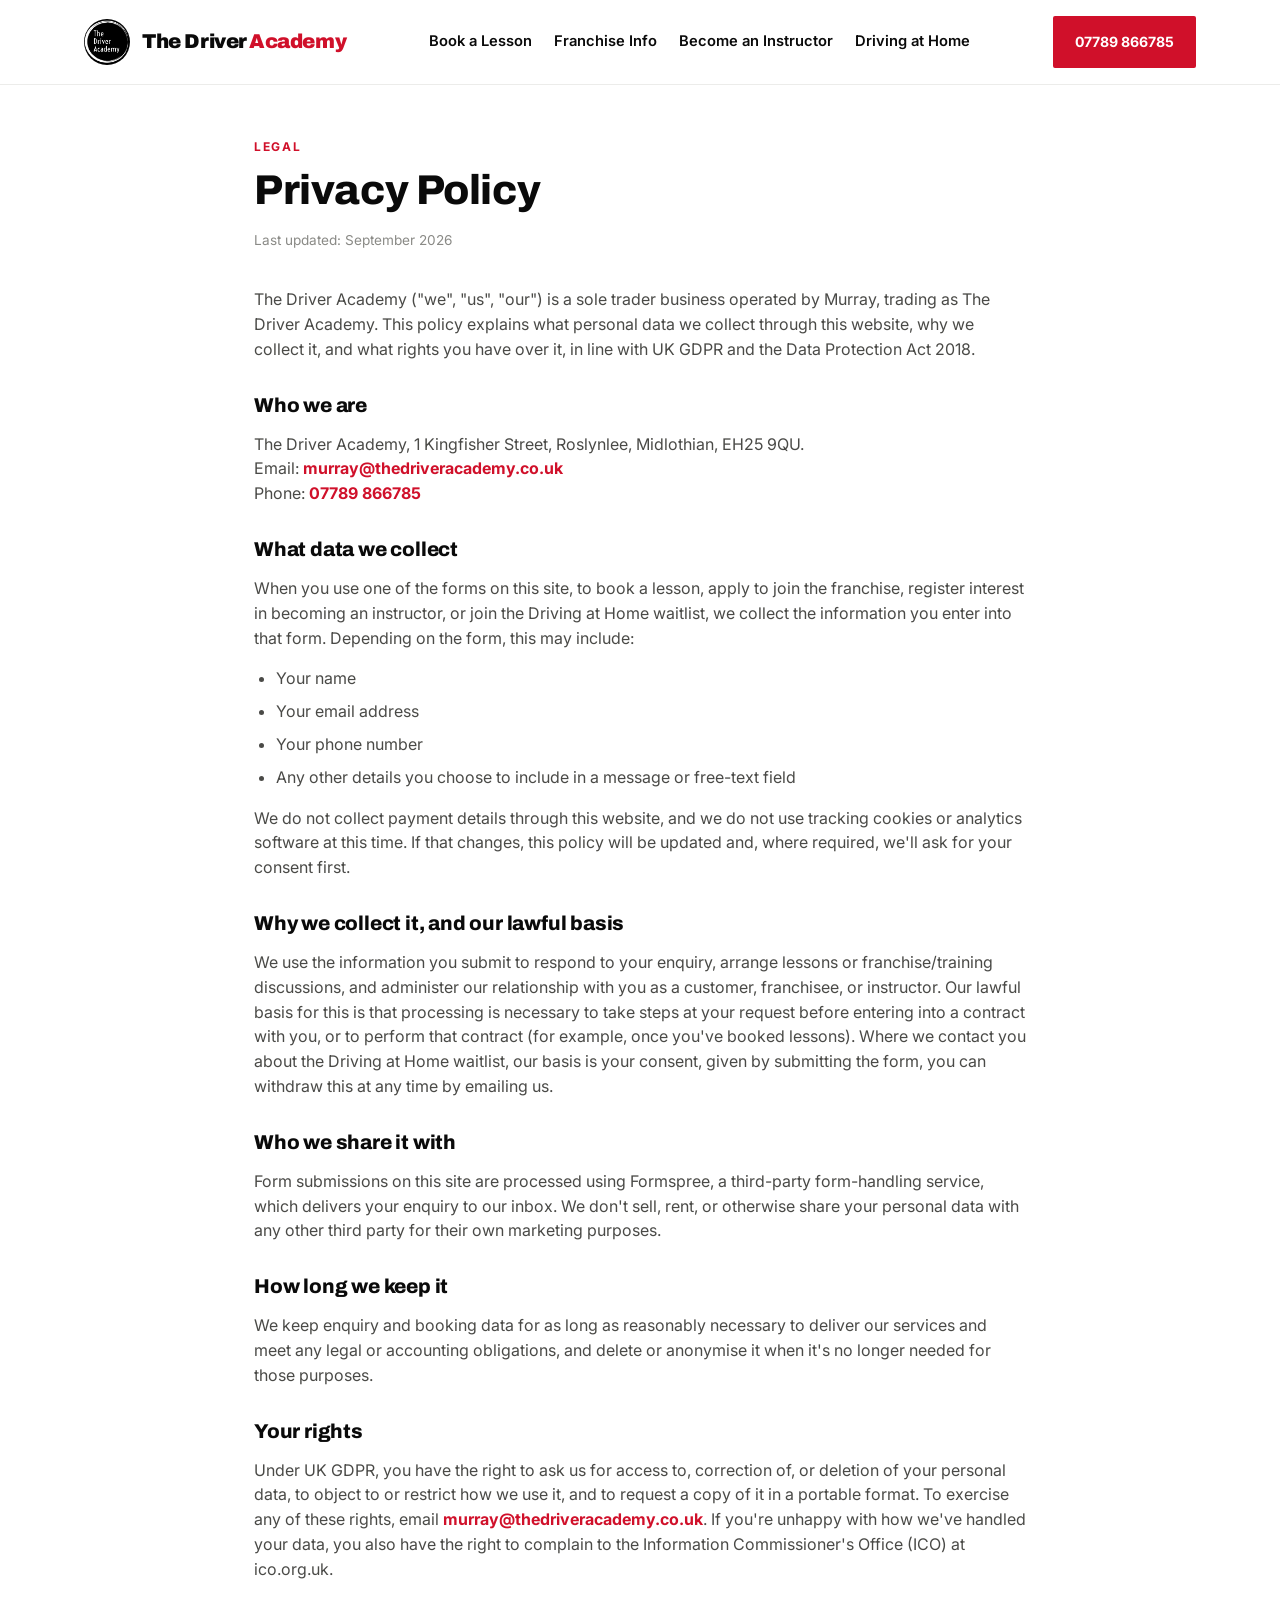
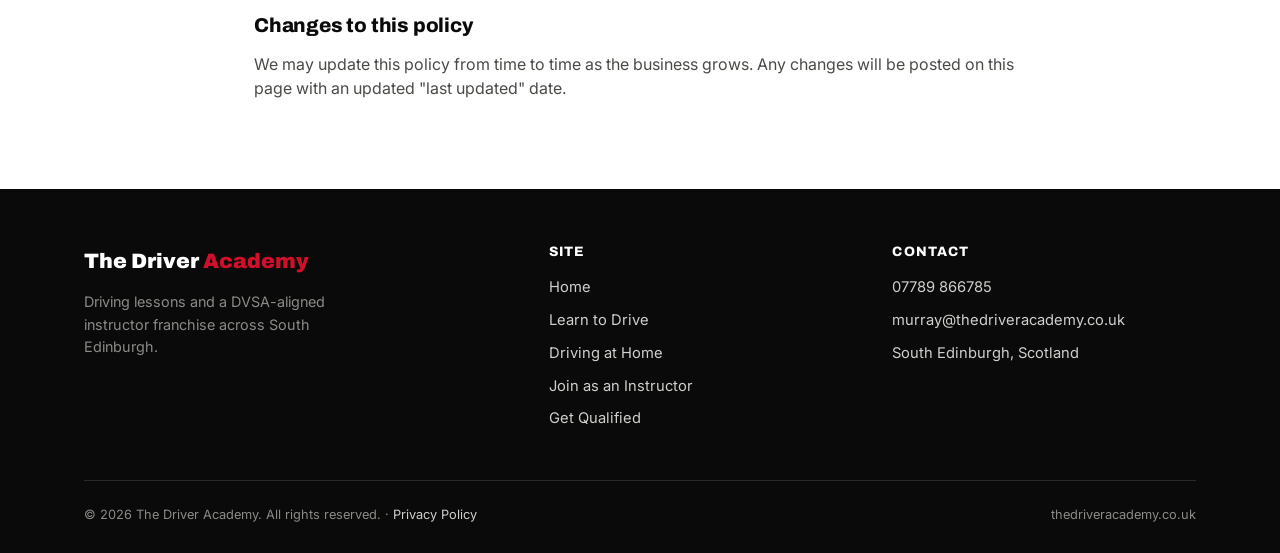
<file: privacy.html>
<!DOCTYPE html>
<html lang="en-GB">
<head>
<meta charset="UTF-8">
<title>Privacy Policy | The Driver Academy</title>
<meta name="viewport" content="width=device-width, initial-scale=1.0">
<meta name="description" content="How The Driver Academy collects, uses, and protects your personal data.">
<link rel="icon" href="assets/images/favicon.png" type="image/png">
<link rel="preconnect" href="https://fonts.googleapis.com">
<link href="https://fonts.googleapis.com/css2?family=Archivo:wght@800;900&family=Inter:wght@400;500;600;700;800&display=swap" rel="stylesheet">
<link rel="stylesheet" href="assets/css/style.css">
</head>
<body>

<header class="site-header">
  <nav class="nav">
    <a href="index.html" style="display:flex;align-items:center;gap:12px;">
      <img src="assets/images/logo.png" alt="The Driver Academy logo" style="height:46px;width:46px;border-radius:50%;">
      <span class="logo">The Driver<span> Academy</span></span>
    </a>
    <div class="nav-links">
      <a href="learners.html#book">Book a Lesson</a>
      <a href="instructors.html">Franchise Info</a>
      <a href="instructors/get-qualified.html">Become an Instructor</a>
      <a href="learn-at-home.html">Driving at Home</a>
    </div>
    <div class="nav-cta">
      <a href="tel:07789866785" class="btn btn--primary">07789 866785</a>
    </div>
    <button class="nav-toggle" aria-label="Menu" aria-expanded="false">
      <span></span><span></span><span></span>
    </button>
  </nav>
</header>

<section class="section" style="padding-top:48px;">
  <div class="container" style="max-width:820px;">
    <p class="eyebrow">Legal</p>
    <h1 style="font-size:clamp(1.8rem,4vw,2.6rem);">Privacy Policy</h1>
    <p style="color:var(--grey-500);font-size:0.85rem;margin-bottom:36px;">Last updated: September 2026</p>

    <p>The Driver Academy ("we", "us", "our") is a sole trader business operated by Murray, trading as The Driver Academy. This policy explains what personal data we collect through this website, why we collect it, and what rights you have over it, in line with UK GDPR and the Data Protection Act 2018.</p>

    <h3 style="margin-top:32px;">Who we are</h3>
    <p>The Driver Academy, 1 Kingfisher Street, Roslynlee, Midlothian, EH25 9QU.<br>
    Email: <a href="mailto:murray@thedriveracademy.co.uk" style="color:var(--red);font-weight:700;">murray@thedriveracademy.co.uk</a><br>
    Phone: <a href="tel:07789866785" style="color:var(--red);font-weight:700;">07789 866785</a></p>

    <h3 style="margin-top:32px;">What data we collect</h3>
    <p>When you use one of the forms on this site, to book a lesson, apply to join the franchise, register interest in becoming an instructor, or join the Driving at Home waitlist, we collect the information you enter into that form. Depending on the form, this may include:</p>
    <ul style="color:var(--grey-700);padding-left:22px;margin-bottom:16px;">
      <li style="margin-bottom:8px;">Your name</li>
      <li style="margin-bottom:8px;">Your email address</li>
      <li style="margin-bottom:8px;">Your phone number</li>
      <li style="margin-bottom:8px;">Any other details you choose to include in a message or free-text field</li>
    </ul>
    <p>We do not collect payment details through this website, and we do not use tracking cookies or analytics software at this time. If that changes, this policy will be updated and, where required, we'll ask for your consent first.</p>

    <h3 style="margin-top:32px;">Why we collect it, and our lawful basis</h3>
    <p>We use the information you submit to respond to your enquiry, arrange lessons or franchise/training discussions, and administer our relationship with you as a customer, franchisee, or instructor. Our lawful basis for this is that processing is necessary to take steps at your request before entering into a contract with you, or to perform that contract (for example, once you've booked lessons). Where we contact you about the Driving at Home waitlist, our basis is your consent, given by submitting the form, you can withdraw this at any time by emailing us.</p>

    <h3 style="margin-top:32px;">Who we share it with</h3>
    <p>Form submissions on this site are processed using Formspree, a third-party form-handling service, which delivers your enquiry to our inbox. We don't sell, rent, or otherwise share your personal data with any other third party for their own marketing purposes.</p>

    <h3 style="margin-top:32px;">How long we keep it</h3>
    <p>We keep enquiry and booking data for as long as reasonably necessary to deliver our services and meet any legal or accounting obligations, and delete or anonymise it when it's no longer needed for those purposes.</p>

    <h3 style="margin-top:32px;">Your rights</h3>
    <p>Under UK GDPR, you have the right to ask us for access to, correction of, or deletion of your personal data, to object to or restrict how we use it, and to request a copy of it in a portable format. To exercise any of these rights, email <a href="mailto:murray@thedriveracademy.co.uk" style="color:var(--red);font-weight:700;">murray@thedriveracademy.co.uk</a>. If you're unhappy with how we've handled your data, you also have the right to complain to the Information Commissioner's Office (ICO) at ico.org.uk.</p>

    <h3 style="margin-top:32px;">Changes to this policy</h3>
    <p style="margin-bottom:0;">We may update this policy from time to time as the business grows. Any changes will be posted on this page with an updated "last updated" date.</p>
  </div>
</section>

<footer class="site-footer">
  <div class="container">
    <div class="footer-grid">
      <div>
        <span class="footer-logo">The Driver<span> Academy</span></span>
        <p style="color:var(--grey-500);font-size:0.9rem;max-width:280px;">Driving lessons and a DVSA-aligned instructor franchise across South Edinburgh.</p>
      </div>
      <div>
        <h4>Site</h4>
        <ul>
          <li><a href="index.html">Home</a></li>
          <li><a href="learners.html">Learn to Drive</a></li>
          <li><a href="learn-at-home.html">Driving at Home</a></li>
          <li><a href="instructors.html">Join as an Instructor</a></li>
          <li><a href="instructors/get-qualified.html">Get Qualified</a></li>
        </ul>
      </div>
      <div>
        <h4>Contact</h4>
        <ul>
          <li><a href="tel:07789866785">07789 866785</a></li>
          <li><a href="mailto:murray@thedriveracademy.co.uk">murray@thedriveracademy.co.uk</a></li>
          <li>South Edinburgh, Scotland</li>
        </ul>
      </div>
    </div>
    <div class="footer-bottom">
      <span>© 2026 The Driver Academy. All rights reserved. · <a href="privacy.html" style="color:var(--grey-300);">Privacy Policy</a></span>
      <span>thedriveracademy.co.uk</span>
    </div>
  </div>
</footer>

<script src="assets/js/main.js"></script>
</body>
</html>
</file>
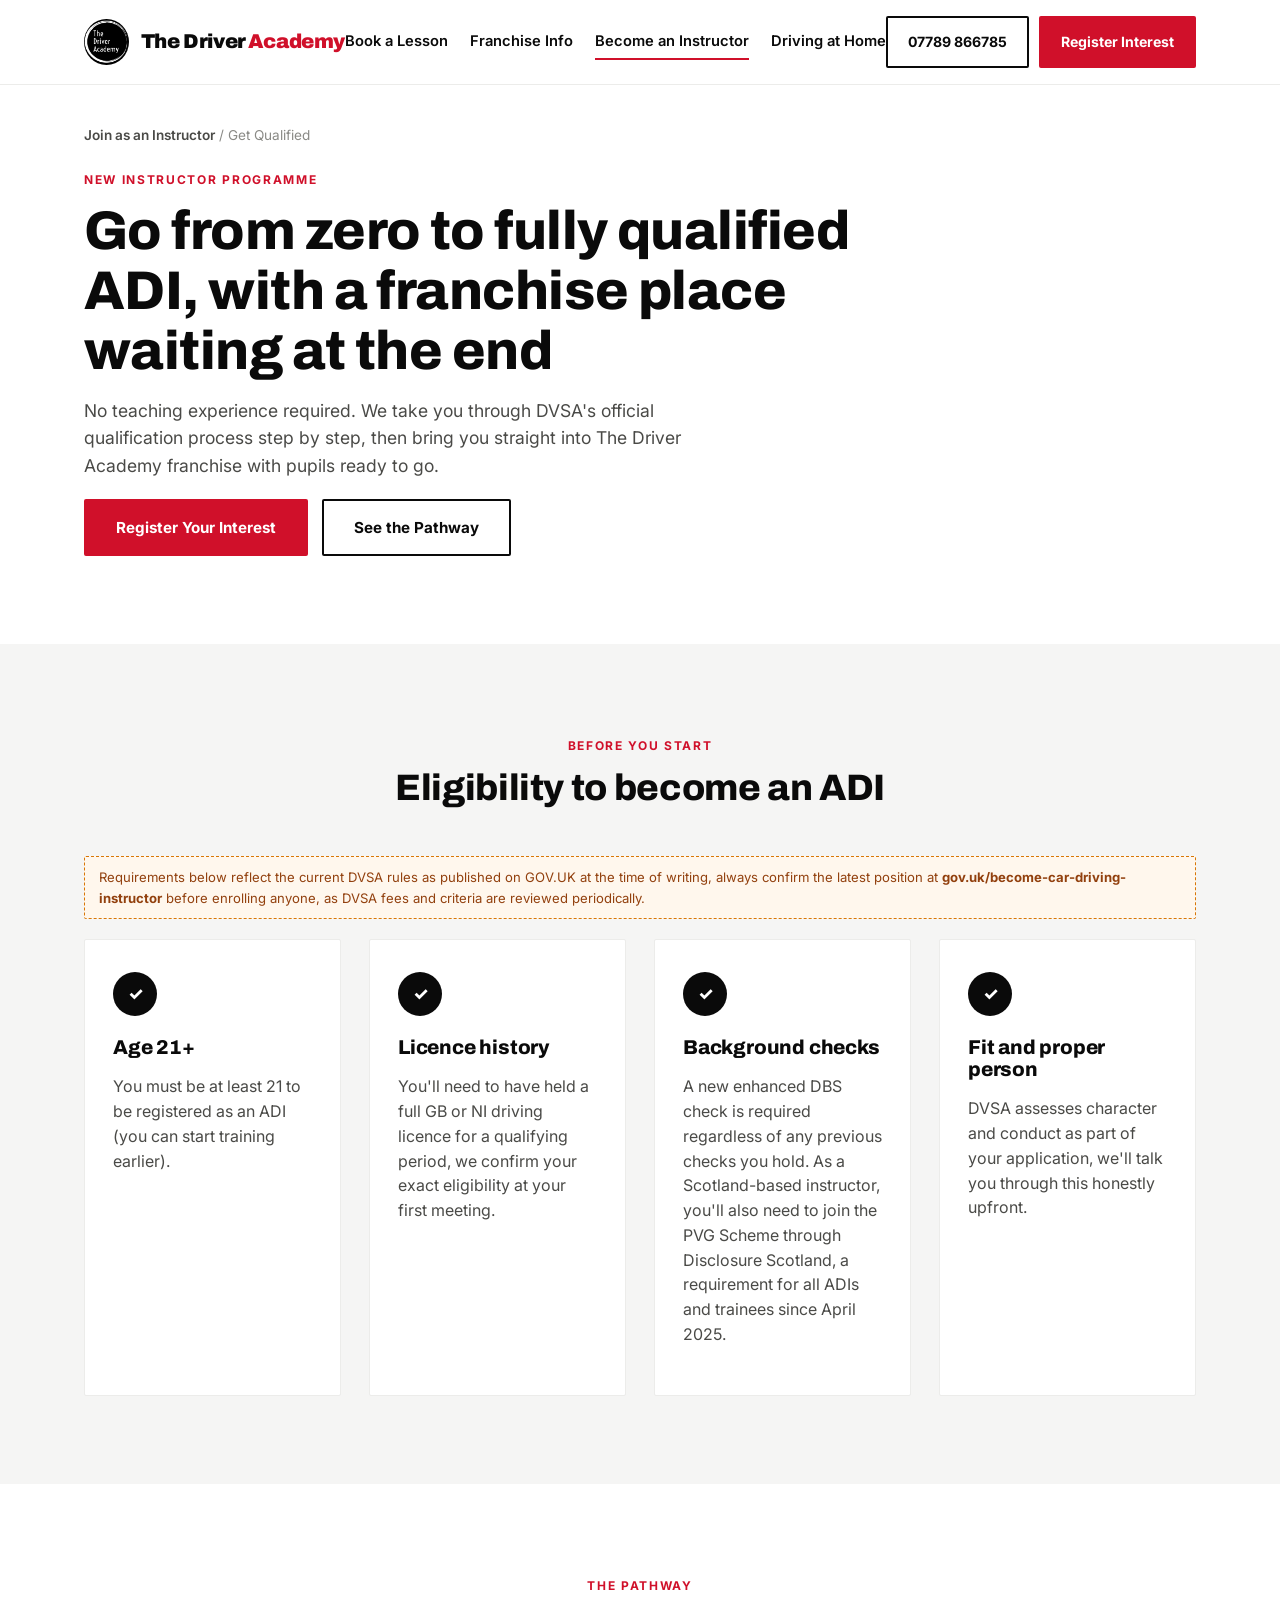
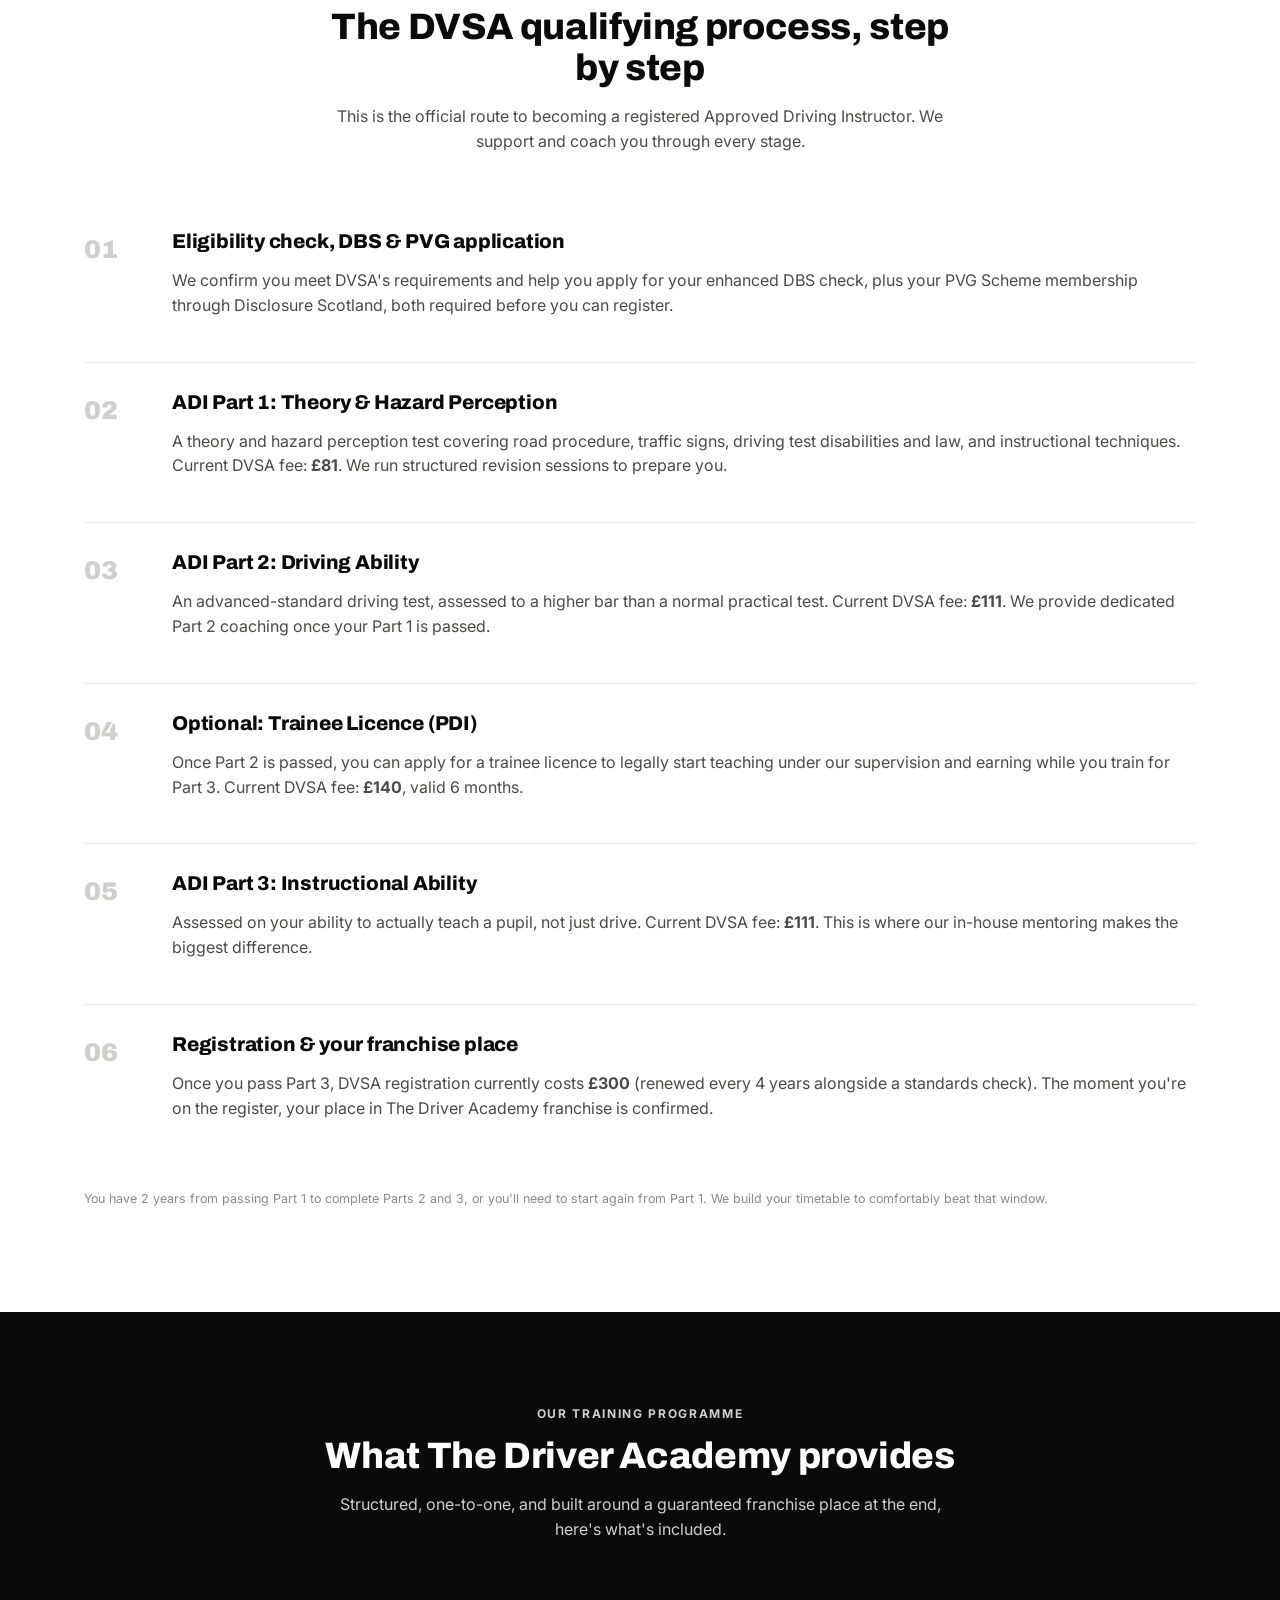
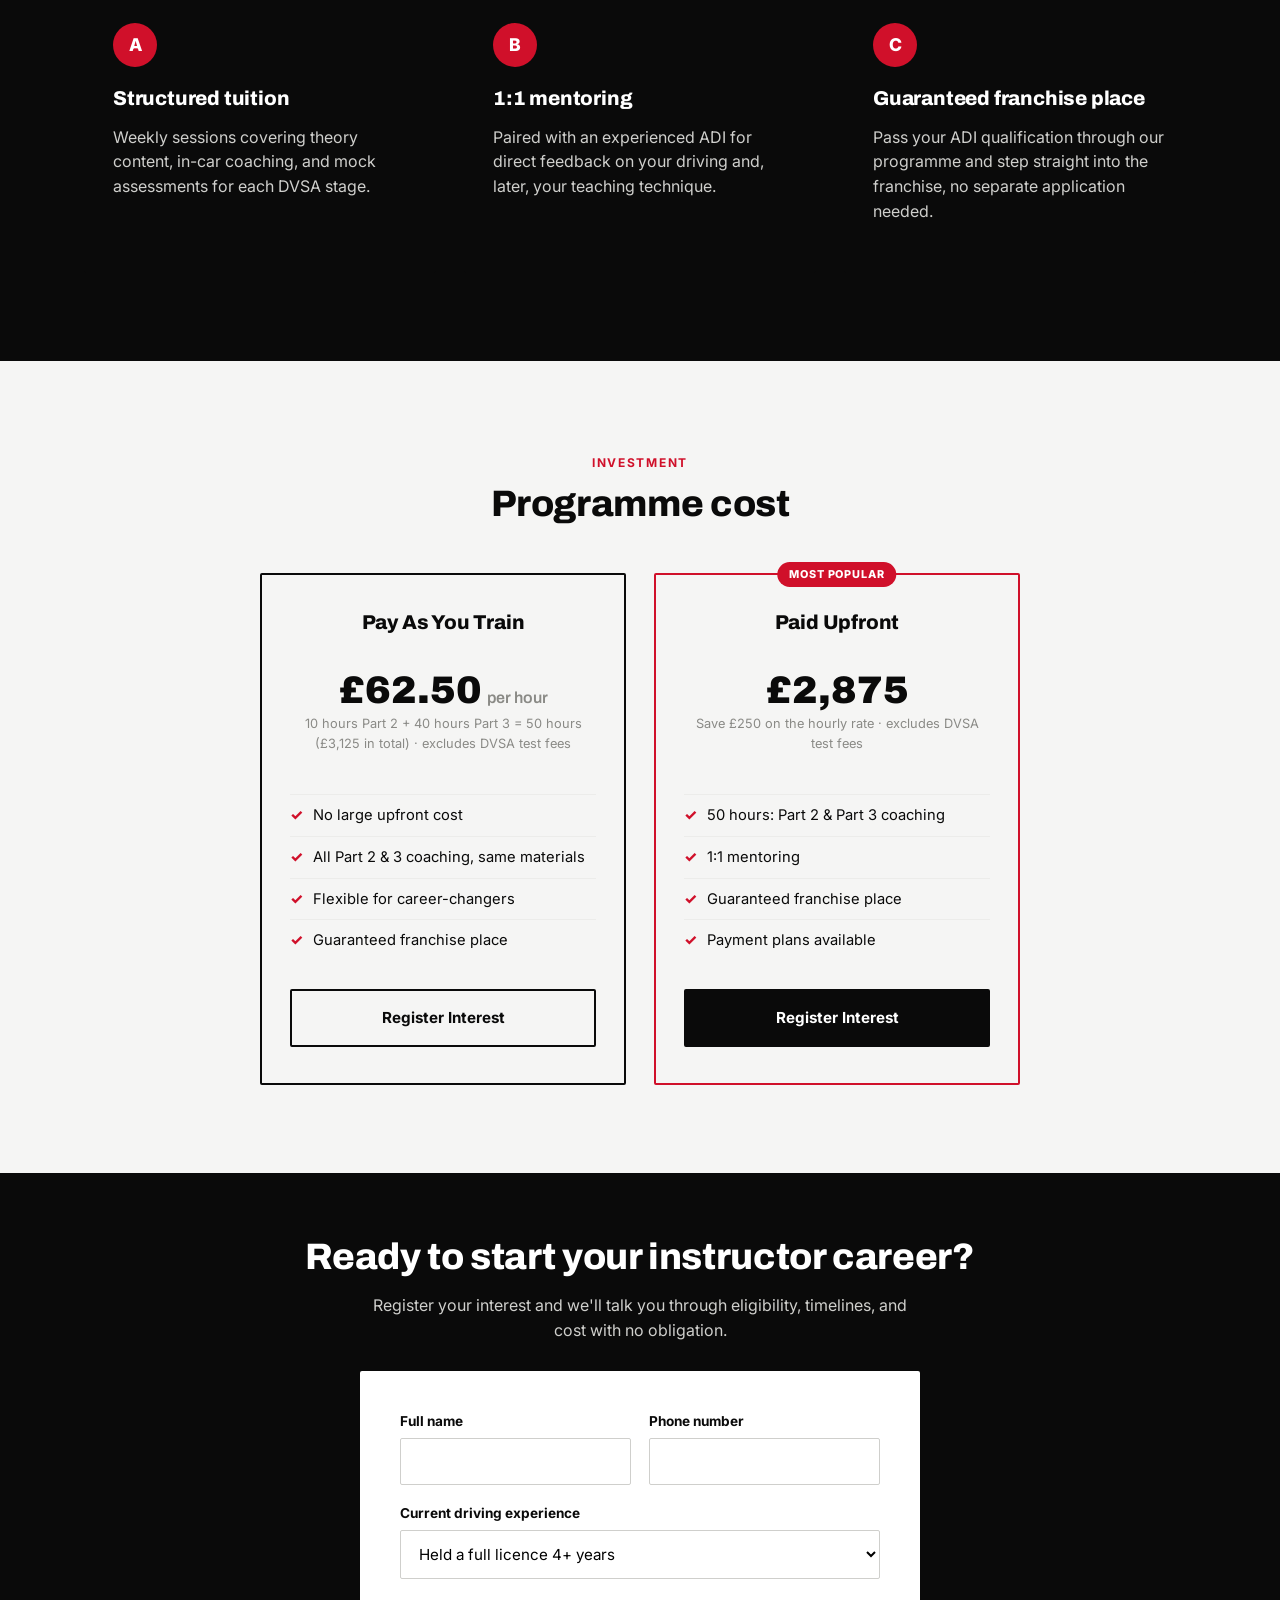
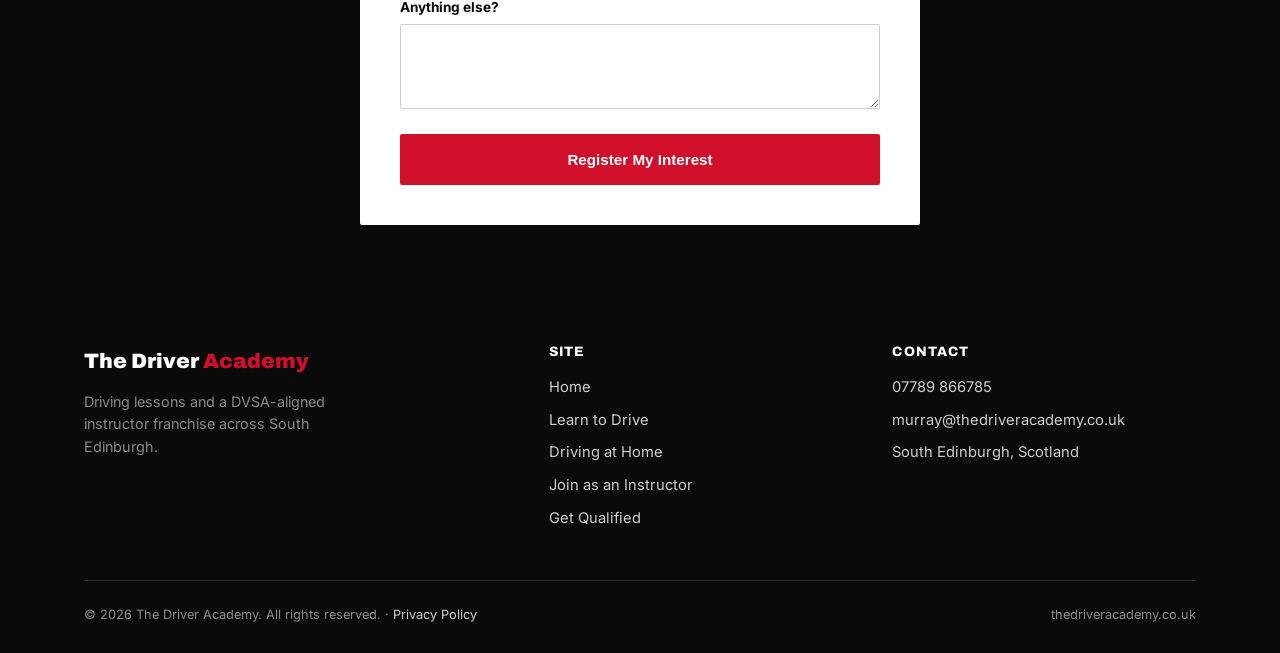
<file: instructors/get-qualified.html>
<!DOCTYPE html>
<html lang="en-GB">
<head>
<meta charset="UTF-8">
<title>Get Qualified as a Driving Instructor (ADI) | The Driver Academy</title>
<meta name="viewport" content="width=device-width, initial-scale=1.0">
<meta name="description" content="Train to become a DVSA Approved Driving Instructor (ADI) with The Driver Academy in Edinburgh: Part 1, 2 & 3, trainee licence, and a guaranteed franchise place on qualifying.">
<link rel="icon" href="../assets/images/favicon.png" type="image/png">
<link rel="preconnect" href="https://fonts.googleapis.com">
<link href="https://fonts.googleapis.com/css2?family=Archivo:wght@800;900&family=Inter:wght@400;500;600;700;800&display=swap" rel="stylesheet">
<link rel="stylesheet" href="../assets/css/style.css">
</head>
<body>

<header class="site-header">
  <nav class="nav">
    <a href="../index.html" style="display:flex;align-items:center;gap:12px;">
      <img src="../assets/images/logo.png" alt="The Driver Academy logo" style="height:46px;width:46px;border-radius:50%;">
      <span class="logo">The Driver<span> Academy</span></span>
    </a>
    <div class="nav-links">
      <a href="../learners.html#book">Book a Lesson</a>
      <a href="../instructors.html">Franchise Info</a>
      <a href="get-qualified.html">Become an Instructor</a>
      <a href="../learn-at-home.html">Driving at Home</a>
    </div>
    <div class="nav-cta">
      <a href="tel:07789866785" class="btn btn--outline">07789 866785</a>
      <a href="#apply" class="btn btn--primary">Register Interest</a>
    </div>
    <button class="nav-toggle" aria-label="Menu" aria-expanded="false">
      <span></span><span></span><span></span>
    </button>
  </nav>
</header>

<section class="section" style="padding-top:40px;">
  <div class="container">
    <div class="breadcrumb"><a href="../instructors.html">Join as an Instructor</a> / Get Qualified</div>
    <p class="eyebrow">New Instructor Programme</p>
    <h1 style="max-width:780px;">Go from zero to fully qualified ADI, with a franchise place waiting at the end</h1>
    <p style="font-size:1.1rem;max-width:640px;">No teaching experience required. We take you through DVSA's official qualification process step by step, then bring you straight into The Driver Academy franchise with pupils ready to go.</p>
    <div style="display:flex;gap:14px;flex-wrap:wrap;margin-top:20px;">
      <a href="#apply" class="btn btn--primary">Register Your Interest</a>
      <a href="#pathway" class="btn btn--outline">See the Pathway</a>
    </div>
  </div>
</section>

<section class="section section--off">
  <div class="container">
    <div class="section-head section-head--center">
      <p class="eyebrow">Before You Start</p>
      <h2>Eligibility to become an ADI</h2>
    </div>
    <div class="placeholder-note">Requirements below reflect the current DVSA rules as published on GOV.UK at the time of writing, always confirm the latest position at <strong>gov.uk/become-car-driving-instructor</strong> before enrolling anyone, as DVSA fees and criteria are reviewed periodically.</div>
    <div class="grid grid--4">
      <div class="card">
        <div class="card-icon">✓</div>
        <h3>Age 21+</h3>
        <p>You must be at least 21 to be registered as an ADI (you can start training earlier).</p>
      </div>
      <div class="card">
        <div class="card-icon">✓</div>
        <h3>Licence history</h3>
        <p>You'll need to have held a full GB or NI driving licence for a qualifying period, we confirm your exact eligibility at your first meeting.</p>
      </div>
      <div class="card">
        <div class="card-icon">✓</div>
        <h3>Background checks</h3>
        <p>A new enhanced DBS check is required regardless of any previous checks you hold. As a Scotland-based instructor, you'll also need to join the PVG Scheme through Disclosure Scotland, a requirement for all ADIs and trainees since April 2025.</p>
      </div>
      <div class="card">
        <div class="card-icon">✓</div>
        <h3>Fit and proper person</h3>
        <p>DVSA assesses character and conduct as part of your application, we'll talk you through this honestly upfront.</p>
      </div>
    </div>
  </div>
</section>

<section class="section" id="pathway">
  <div class="container">
    <div class="section-head section-head--center">
      <p class="eyebrow">The Pathway</p>
      <h2>The DVSA qualifying process, step by step</h2>
      <p>This is the official route to becoming a registered Approved Driving Instructor. We support and coach you through every stage.</p>
    </div>
    <div class="steps">
      <div class="step">
        <div class="step-num"></div>
        <div>
          <h3>Eligibility check, DBS &amp; PVG application</h3>
          <p>We confirm you meet DVSA's requirements and help you apply for your enhanced DBS check, plus your PVG Scheme membership through Disclosure Scotland, both required before you can register.</p>
        </div>
      </div>
      <div class="step">
        <div class="step-num"></div>
        <div>
          <h3>ADI Part 1: Theory &amp; Hazard Perception</h3>
          <p>A theory and hazard perception test covering road procedure, traffic signs, driving test disabilities and law, and instructional techniques. Current DVSA fee: <strong>£81</strong>. We run structured revision sessions to prepare you.</p>
        </div>
      </div>
      <div class="step">
        <div class="step-num"></div>
        <div>
          <h3>ADI Part 2: Driving Ability</h3>
          <p>An advanced-standard driving test, assessed to a higher bar than a normal practical test. Current DVSA fee: <strong>£111</strong>. We provide dedicated Part 2 coaching once your Part 1 is passed.</p>
        </div>
      </div>
      <div class="step">
        <div class="step-num"></div>
        <div>
          <h3>Optional: Trainee Licence (PDI)</h3>
          <p>Once Part 2 is passed, you can apply for a trainee licence to legally start teaching under our supervision and earning while you train for Part 3. Current DVSA fee: <strong>£140</strong>, valid 6 months.</p>
        </div>
      </div>
      <div class="step">
        <div class="step-num"></div>
        <div>
          <h3>ADI Part 3: Instructional Ability</h3>
          <p>Assessed on your ability to actually teach a pupil, not just drive. Current DVSA fee: <strong>£111</strong>. This is where our in-house mentoring makes the biggest difference.</p>
        </div>
      </div>
      <div class="step">
        <div class="step-num"></div>
        <div>
          <h3>Registration &amp; your franchise place</h3>
          <p>Once you pass Part 3, DVSA registration currently costs <strong>£300</strong> (renewed every 4 years alongside a standards check). The moment you're on the register, your place in The Driver Academy franchise is confirmed.</p>
        </div>
      </div>
    </div>
    <p class="form-note" style="margin-top:24px;">You have 2 years from passing Part 1 to complete Parts 2 and 3, or you'll need to start again from Part 1. We build your timetable to comfortably beat that window.</p>
  </div>
</section>

<section class="section section--dark">
  <div class="container">
    <div class="section-head section-head--center">
      <p class="eyebrow">Our Training Programme</p>
      <h2>What The Driver Academy provides</h2>
      <p>Structured, one-to-one, and built around a guaranteed franchise place at the end, here's what's included.</p>
    </div>
    <div class="grid grid--3">
      <div class="card card--dark">
        <div class="card-icon">A</div>
        <h3>Structured tuition</h3>
        <p>Weekly sessions covering theory content, in-car coaching, and mock assessments for each DVSA stage.</p>
      </div>
      <div class="card card--dark">
        <div class="card-icon">B</div>
        <h3>1:1 mentoring</h3>
        <p>Paired with an experienced ADI for direct feedback on your driving and, later, your teaching technique.</p>
      </div>
      <div class="card card--dark">
        <div class="card-icon">C</div>
        <h3>Guaranteed franchise place</h3>
        <p>Pass your ADI qualification through our programme and step straight into the franchise, no separate application needed.</p>
      </div>
    </div>
  </div>
</section>

<section class="section section--off">
  <div class="container">
    <div class="section-head section-head--center">
      <p class="eyebrow">Investment</p>
      <h2>Programme cost</h2>
    </div>
    <div class="grid grid--2" style="max-width:760px;margin:0 auto;">
      <div class="price-card">
        <h3>Pay As You Train</h3>
        <div class="price-value">£62.50<span>per hour</span></div>
        <p class="price-note">10 hours Part 2 + 40 hours Part 3 = 50 hours (£3,125 in total) · excludes DVSA test fees</p>
        <ul class="price-list">
          <li>No large upfront cost</li>
          <li>All Part 2 & 3 coaching, same materials</li>
          <li>Flexible for career-changers</li>
          <li>Guaranteed franchise place</li>
        </ul>
        <a href="#apply" class="btn btn--outline btn--block">Register Interest</a>
      </div>
      <div class="price-card price-card--featured">
        <h3>Paid Upfront</h3>
        <div class="price-value">£2,875</div>
        <p class="price-note">Save £250 on the hourly rate · excludes DVSA test fees</p>
        <ul class="price-list">
          <li>50 hours: Part 2 &amp; Part 3 coaching</li>
          <li>1:1 mentoring</li>
          <li>Guaranteed franchise place</li>
          <li>Payment plans available</li>
        </ul>
        <a href="#apply" class="btn btn--dark btn--block">Register Interest</a>
      </div>
    </div>
  </div>
</section>

<section class="cta-strip" id="apply">
  <div class="container">
    <h2>Ready to start your instructor career?</h2>
    <p>Register your interest and we'll talk you through eligibility, timelines, and cost with no obligation.</p>
    <form class="form" data-form action="https://formspree.io/f/mnpqlzln" method="POST" style="max-width:560px;margin:28px auto 0;text-align:left;background:var(--white);color:var(--black);">
      <div class="form-row">
        <div class="field">
          <label for="gname">Full name</label>
          <input id="gname" name="name" type="text" required>
        </div>
        <div class="field">
          <label for="gphone">Phone number</label>
          <input id="gphone" name="phone" type="tel" required>
        </div>
      </div>
      <div class="field">
        <label for="gexp">Current driving experience</label>
        <select id="gexp" name="experience">
          <option>Held a full licence 4+ years</option>
          <option>Held a full licence 1–4 years</option>
          <option>Not sure if I'm eligible</option>
        </select>
      </div>
      <div class="field">
        <label for="gmessage">Anything else?</label>
        <textarea id="gmessage" name="message" rows="3"></textarea>
      </div>
      <button type="submit" class="btn btn--primary btn--block">Register My Interest</button>
      <p class="form-success" style="display:none;color:var(--red);font-weight:700;margin-top:14px;">Thanks, we've noted your interest and will be in touch to talk through next steps.</p>
    </form>
  </div>
</section>

<footer class="site-footer">
  <div class="container">
    <div class="footer-grid">
      <div>
        <span class="footer-logo">The Driver<span> Academy</span></span>
        <p style="color:var(--grey-500);font-size:0.9rem;max-width:280px;">Driving lessons and a DVSA-aligned instructor franchise across South Edinburgh.</p>
      </div>
      <div>
        <h4>Site</h4>
        <ul>
          <li><a href="../index.html">Home</a></li>
          <li><a href="../learners.html">Learn to Drive</a></li>
          <li><a href="../learn-at-home.html">Driving at Home</a></li>
          <li><a href="../instructors.html">Join as an Instructor</a></li>
          <li><a href="get-qualified.html">Get Qualified</a></li>
        </ul>
      </div>
      <div>
        <h4>Contact</h4>
        <ul>
          <li><a href="tel:07789866785">07789 866785</a></li>
          <li><a href="mailto:murray@thedriveracademy.co.uk">murray@thedriveracademy.co.uk</a></li>
          <li>South Edinburgh, Scotland</li>
        </ul>
      </div>
    </div>
    <div class="footer-bottom">
      <span>© 2026 The Driver Academy. All rights reserved. · <a href="../privacy.html" style="color:var(--grey-300);">Privacy Policy</a></span>
      <span>thedriveracademy.co.uk</span>
    </div>
  </div>
</footer>

<script src="../assets/js/main.js"></script>
</body>
</html>
</file>
<file: assets/css/style.css>
/* =========================================================
   The Driver Academy — shared stylesheet
   Palette: black / white core, single red accent (L-plate red)
   ========================================================= */

:root {
  --black: #0a0a0a;
  --white: #ffffff;
  --off-white: #f5f5f4;
  --grey-100: #ececea;
  --grey-300: #cfcfcc;
  --grey-500: #8a8a86;
  --grey-700: #4a4a47;
  --red: #d0102a;      /* L-plate red — the one accent colour */
  --red-dark: #a30c21;
  --radius: 2px;
  --max-width: 1160px;
  --font: 'Inter', -apple-system, BlinkMacSystemFont, 'Segoe UI', Roboto, Arial, sans-serif;
  --font-display: 'Archivo', var(--font);
}

* { box-sizing: border-box; }

html { scroll-behavior: smooth; }

body {
  margin: 0;
  font-family: var(--font);
  color: var(--black);
  background: var(--white);
  line-height: 1.55;
  -webkit-font-smoothing: antialiased;
}

img { max-width: 100%; display: block; }

a { color: inherit; text-decoration: none; }

.container {
  max-width: var(--max-width);
  margin: 0 auto;
  padding: 0 24px;
}

h1, h2, h3, h4 {
  font-family: var(--font-display);
  font-weight: 800;
  line-height: 1.1;
  margin: 0 0 16px;
  letter-spacing: -0.01em;
}

h1 { font-size: clamp(2.2rem, 5vw, 3.4rem); }
h2 { font-size: clamp(1.6rem, 3.4vw, 2.3rem); }
h3 { font-size: 1.25rem; }

p { margin: 0 0 16px; color: var(--grey-700); }

.eyebrow {
  display: inline-block;
  font-size: 0.75rem;
  font-weight: 700;
  letter-spacing: 0.14em;
  text-transform: uppercase;
  color: var(--red);
  margin-bottom: 12px;
}

.section {
  padding: 88px 0;
}

.section--tight { padding: 56px 0; }

.section--dark {
  background: var(--black);
  color: var(--white);
}

.section--dark p { color: var(--grey-300); }
.section--dark h2, .section--dark h3 { color: var(--white); }

.section--off {
  background: var(--off-white);
}

.section-head {
  max-width: 640px;
  margin: 0 0 48px;
}

.section-head--center {
  margin-left: auto;
  margin-right: auto;
  text-align: center;
}

/* ---------- Buttons ---------- */

.btn {
  display: inline-flex;
  align-items: center;
  justify-content: center;
  gap: 8px;
  padding: 15px 30px;
  font-weight: 700;
  font-size: 0.95rem;
  border-radius: var(--radius);
  border: 2px solid var(--black);
  cursor: pointer;
  transition: transform 0.15s ease, background 0.15s ease, color 0.15s ease, border-color 0.15s ease;
  white-space: nowrap;
}

.btn:hover { transform: translateY(-2px); }

.btn--primary {
  background: var(--red);
  border-color: var(--red);
  color: var(--white);
}
.btn--primary:hover { background: var(--red-dark); border-color: var(--red-dark); }

.btn--dark {
  background: var(--black);
  border-color: var(--black);
  color: var(--white);
}
.btn--dark:hover { background: #1f1f1f; }

.btn--outline {
  background: transparent;
  border-color: var(--black);
  color: var(--black);
}
.btn--outline:hover { background: var(--black); color: var(--white); }

.btn--outline-light {
  background: transparent;
  border-color: var(--white);
  color: var(--white);
}
.btn--outline-light:hover { background: var(--white); color: var(--black); }

.btn--block { width: 100%; }

/* ---------- Header / Nav ---------- */

.site-header {
  position: sticky;
  top: 0;
  z-index: 100;
  background: rgba(255,255,255,0.94);
  backdrop-filter: saturate(180%) blur(8px);
  border-bottom: 1px solid var(--grey-100);
}

.nav {
  display: flex;
  align-items: center;
  justify-content: space-between;
  padding: 16px 24px;
  max-width: var(--max-width);
  margin: 0 auto;
}

.logo {
  font-family: var(--font-display);
  font-weight: 900;
  font-size: 1.25rem;
  letter-spacing: -0.02em;
  display: flex;
  align-items: baseline;
  gap: 2px;
}

.logo span { color: var(--red); }

.nav-links {
  display: flex;
  align-items: center;
  gap: 22px;
  flex-shrink: 0;
}

.nav-links a {
  font-weight: 600;
  font-size: 0.92rem;
  padding: 6px 0;
  border-bottom: 2px solid transparent;
  white-space: nowrap;
}

.logo {
  white-space: nowrap;
  flex-shrink: 0;
}

.nav-links a:hover,
.nav-links a.active {
  border-bottom-color: var(--red);
}

.nav-cta {
  display: flex;
  gap: 10px;
  align-items: center;
  flex-shrink: 0;
}

.nav-cta .btn {
  padding: 13px 20px;
  font-size: 0.88rem;
  white-space: nowrap;
}

.nav-toggle {
  display: none;
  flex-direction: column;
  gap: 5px;
  background: none;
  border: none;
  cursor: pointer;
  padding: 8px;
}
.nav-toggle span {
  width: 24px;
  height: 2px;
  background: var(--black);
}

/* ---------- Hero split (home) ---------- */

.hero {
  padding: 64px 0 0;
}

.hero-intro {
  text-align: center;
  max-width: 720px;
  margin: 0 auto 48px;
}

.split {
  display: grid;
  grid-template-columns: 1fr 1fr;
}

.split-panel {
  padding: 72px 40px;
  min-height: 380px;
  display: flex;
  flex-direction: column;
  justify-content: center;
  position: relative;
}

.split-panel--light {
  background: var(--off-white);
  color: var(--black);
}

.split-panel--dark {
  background: var(--black);
  color: var(--white);
}

.split-panel--dark p { color: var(--grey-300); }

.split-panel .tag {
  font-size: 0.75rem;
  font-weight: 700;
  letter-spacing: 0.14em;
  text-transform: uppercase;
  color: var(--red);
  margin-bottom: 14px;
}

.split-panel h2 { font-size: clamp(1.6rem, 3vw, 2.1rem); }

/* ---------- Cards / grids ---------- */

.grid {
  display: grid;
  gap: 28px;
}

.grid--3 { grid-template-columns: repeat(3, 1fr); }
.grid--2 { grid-template-columns: repeat(2, 1fr); }
.grid--4 { grid-template-columns: repeat(4, 1fr); }

.card {
  background: var(--white);
  border: 1px solid var(--grey-100);
  border-radius: var(--radius);
  padding: 32px 28px;
}

.card--dark {
  background: var(--black);
  color: var(--white);
  border-color: var(--black);
}
.card--dark p { color: var(--grey-300); }

.card-icon {
  width: 44px;
  height: 44px;
  border-radius: 50%;
  background: var(--black);
  color: var(--white);
  display: flex;
  align-items: center;
  justify-content: center;
  font-weight: 800;
  margin-bottom: 20px;
  font-size: 1.1rem;
}

.card--dark .card-icon {
  background: var(--red);
}

/* ---------- Pricing ---------- */

.price-card {
  border: 2px solid var(--black);
  border-radius: var(--radius);
  padding: 36px 28px;
  text-align: center;
  display: flex;
  flex-direction: column;
}

.price-card--featured {
  border-color: var(--red);
  position: relative;
}

.price-card--featured::before {
  content: "MOST POPULAR";
  position: absolute;
  top: -13px;
  left: 50%;
  transform: translateX(-50%);
  background: var(--red);
  color: var(--white);
  font-size: 0.68rem;
  font-weight: 800;
  letter-spacing: 0.08em;
  padding: 4px 12px;
  border-radius: 20px;
}

.price-value {
  font-family: var(--font-display);
  font-size: 2.4rem;
  font-weight: 900;
  margin: 12px 0 4px;
}

.price-value span {
  font-size: 1rem;
  font-weight: 600;
  color: var(--grey-500);
  margin-left: 5px;
}

.price-note {
  font-size: 0.8rem;
  color: var(--grey-500);
  margin-top: -10px;
}

.price-list {
  list-style: none;
  padding: 0;
  margin: 24px 0 28px;
  text-align: left;
  flex-grow: 1;
}

.price-list li {
  padding: 9px 0;
  border-top: 1px solid var(--grey-100);
  font-size: 0.92rem;
  display: flex;
  gap: 10px;
}

.price-list li::before {
  content: "✓";
  color: var(--red);
  font-weight: 800;
}

.badge-flag {
  display: inline-block;
  background: var(--grey-100);
  color: var(--black);
  font-size: 0.75rem;
  font-weight: 700;
  padding: 6px 12px;
  border-radius: 20px;
  margin: 4px 6px 4px 0;
}

/* ---------- Steps / timeline ---------- */

.steps {
  counter-reset: step;
}

.step {
  display: grid;
  grid-template-columns: 64px 1fr;
  gap: 24px;
  padding: 28px 0;
  border-top: 1px solid var(--grey-100);
}

.step:first-child { border-top: none; }

.step-num {
  counter-increment: step;
  font-family: var(--font-display);
  font-size: 1.6rem;
  font-weight: 900;
  color: var(--grey-300);
}

.step-num::before {
  content: counter(step, decimal-leading-zero);
}

/* ---------- Testimonials ---------- */

.testimonial {
  background: var(--off-white);
  border-left: 4px solid var(--red);
  padding: 26px 28px;
  border-radius: var(--radius);
}

.testimonial p {
  font-style: italic;
  color: var(--black);
  margin-bottom: 12px;
}

.testimonial-name {
  font-weight: 700;
  font-size: 0.9rem;
  color: var(--grey-700);
}

/* ---------- Forms ---------- */

.form {
  background: var(--off-white);
  border-radius: var(--radius);
  padding: 40px;
}

.form-row {
  display: grid;
  grid-template-columns: 1fr 1fr;
  gap: 18px;
}

.field {
  margin-bottom: 18px;
}

.field label {
  display: block;
  font-size: 0.85rem;
  font-weight: 700;
  margin-bottom: 6px;
}

.field input,
.field select,
.field textarea {
  width: 100%;
  padding: 13px 14px;
  border: 1px solid var(--grey-300);
  border-radius: var(--radius);
  font-family: var(--font);
  font-size: 0.95rem;
  background: var(--white);
}

.field input:focus,
.field select:focus,
.field textarea:focus {
  outline: none;
  border-color: var(--red);
}

.form-note {
  font-size: 0.78rem;
  color: var(--grey-500);
  margin-top: 14px;
}

/* ---------- Banner / CTA strip ---------- */

.cta-strip {
  background: var(--black);
  color: var(--white);
  padding: 64px 0;
  text-align: center;
}

.cta-strip h2 { color: var(--white); }
.cta-strip p { color: var(--grey-300); max-width: 560px; margin-left: auto; margin-right: auto; }

.cta-buttons {
  display: flex;
  gap: 16px;
  justify-content: center;
  flex-wrap: wrap;
  margin-top: 28px;
}

/* ---------- Areas list ---------- */

.area-list {
  display: flex;
  flex-wrap: wrap;
  gap: 10px;
}

.area-pill {
  border: 1px solid var(--grey-300);
  padding: 8px 16px;
  border-radius: 20px;
  font-size: 0.85rem;
  font-weight: 600;
}

/* ---------- Footer ---------- */

.site-footer {
  background: var(--black);
  color: var(--grey-300);
  padding: 56px 0 28px;
}

.footer-grid {
  display: grid;
  grid-template-columns: 1.4fr 1fr 1fr;
  gap: 40px;
  margin-bottom: 40px;
}

.footer-grid h4 {
  color: var(--white);
  font-size: 0.85rem;
  letter-spacing: 0.08em;
  text-transform: uppercase;
  margin-bottom: 16px;
}

.footer-grid ul { list-style: none; padding: 0; margin: 0; }
.footer-grid li { margin-bottom: 10px; font-size: 0.92rem; }
.footer-grid a:hover { color: var(--white); }

.footer-logo {
  font-family: var(--font-display);
  font-weight: 900;
  font-size: 1.3rem;
  color: var(--white);
  margin-bottom: 14px;
  display: block;
}
.footer-logo span { color: var(--red); }

.footer-bottom {
  border-top: 1px solid #2a2a2a;
  padding-top: 24px;
  display: flex;
  justify-content: space-between;
  flex-wrap: wrap;
  gap: 12px;
  font-size: 0.8rem;
  color: var(--grey-500);
}

/* ---------- Breadcrumb ---------- */

.breadcrumb {
  font-size: 0.85rem;
  color: var(--grey-500);
  margin-bottom: 20px;
}
.breadcrumb a { color: var(--grey-700); font-weight: 600; }
.breadcrumb a:hover { color: var(--red); }

/* ---------- Utility ---------- */

.mt-0 { margin-top: 0; }
.text-center { text-align: center; }
.tag-row { margin-bottom: 18px; }

.placeholder-note {
  background: #fff7ed;
  border: 1px dashed #d97706;
  color: #92400e;
  font-size: 0.82rem;
  padding: 10px 14px;
  border-radius: var(--radius);
  margin-bottom: 20px;
}

/* ---------- Responsive ---------- */

@media (max-width: 900px) {
  .grid--3, .grid--4 { grid-template-columns: repeat(2, 1fr); }
  .footer-grid { grid-template-columns: 1fr 1fr; }
}

/* Nav switches to the mobile hamburger earlier than the content grid
   breakpoints, so there's no dead zone where nav links + CTA buttons
   are forced to wrap or overflow (roughly 760–980px). */
@media (max-width: 1200px) {
  .nav-links, .nav-cta .btn--outline { display: none; }
  .nav-toggle { display: flex; }
  .nav.open .nav-links {
    display: flex;
    position: absolute;
    top: 100%;
    left: 0;
    right: 0;
    background: var(--white);
    flex-direction: column;
    padding: 20px 24px;
    gap: 18px;
    border-bottom: 1px solid var(--grey-100);
  }
}

@media (max-width: 480px) {
  /* Header CTA competes with the wordmark logo for space on small
     phones — drop it here and rely on the hamburger + in-page CTAs. */
  .nav-cta { display: none; }
  .logo { font-size: 1.05rem; }
}

@media (max-width: 760px) {
  .split { grid-template-columns: 1fr; }
  .grid--3, .grid--4, .grid--2 { grid-template-columns: 1fr; }
  .form-row { grid-template-columns: 1fr; }
  .footer-grid { grid-template-columns: 1fr; }
  .section { padding: 56px 0; }
}
</file>
